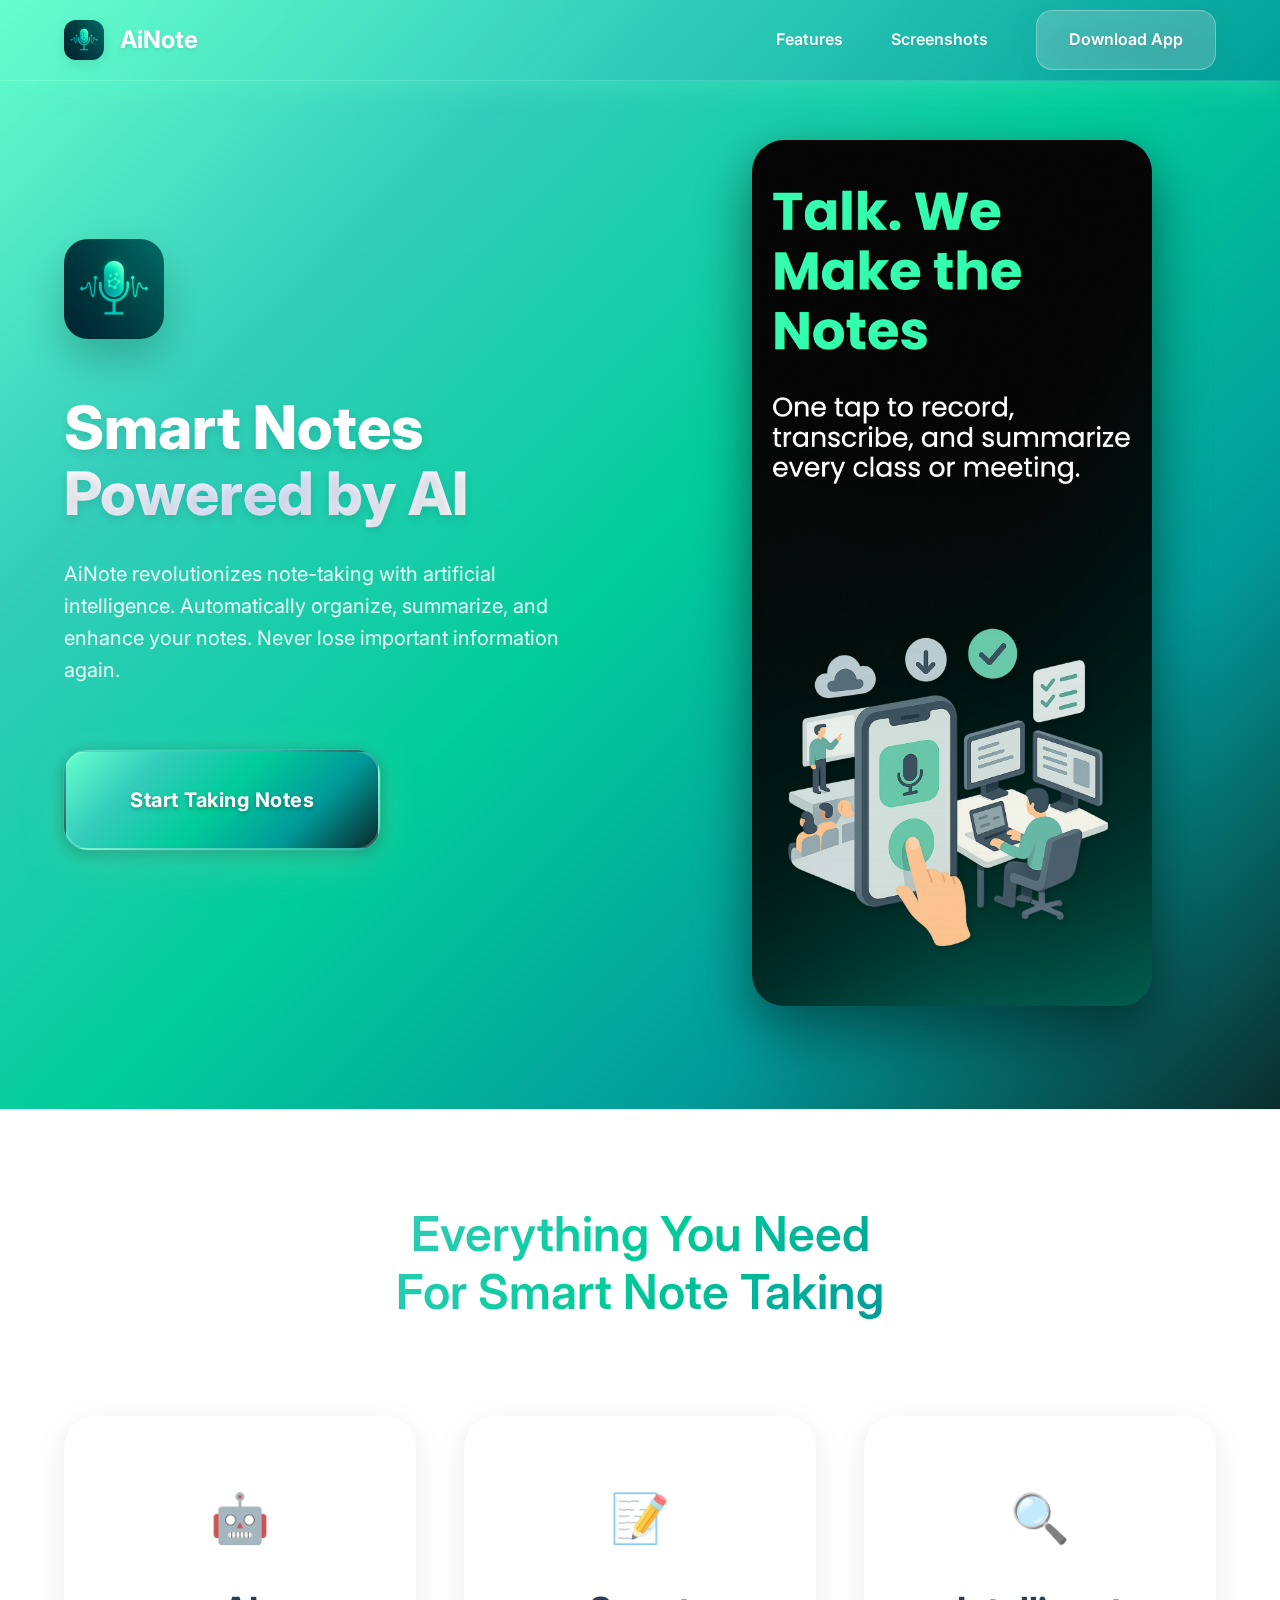
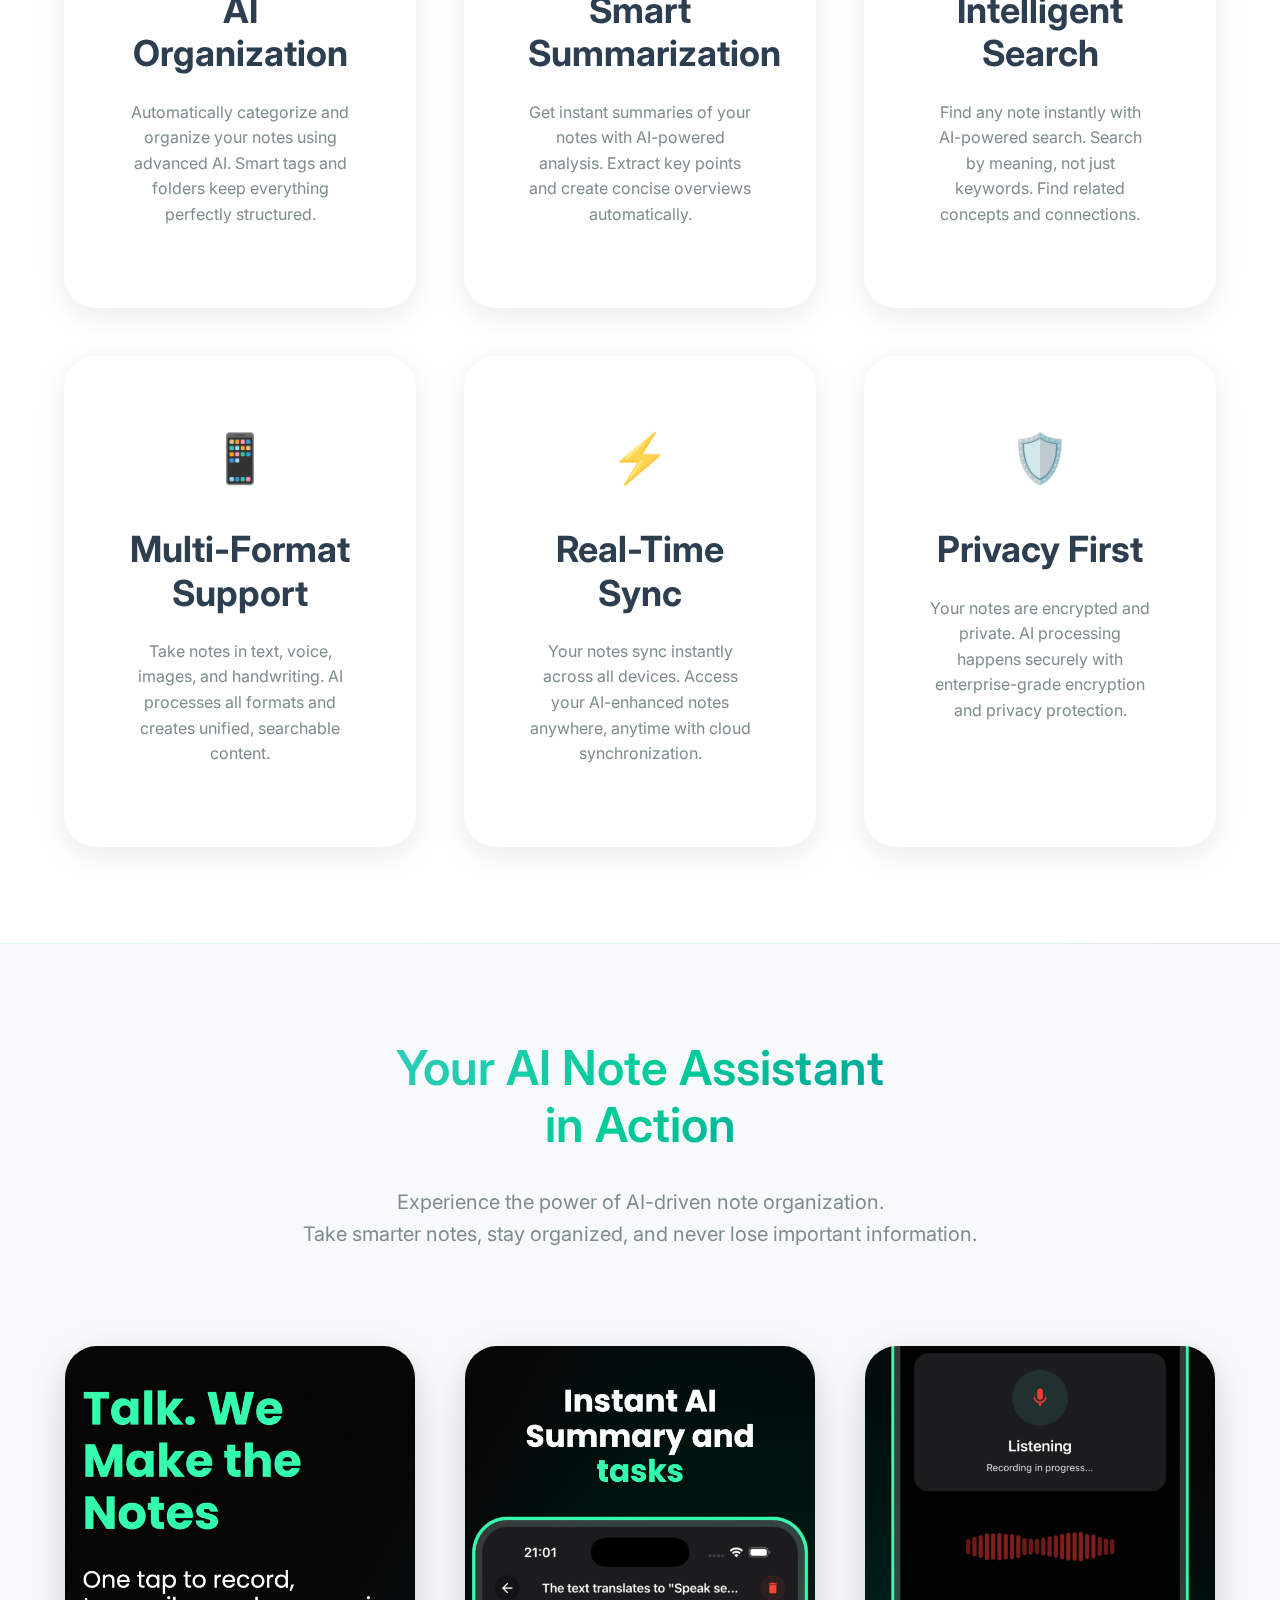
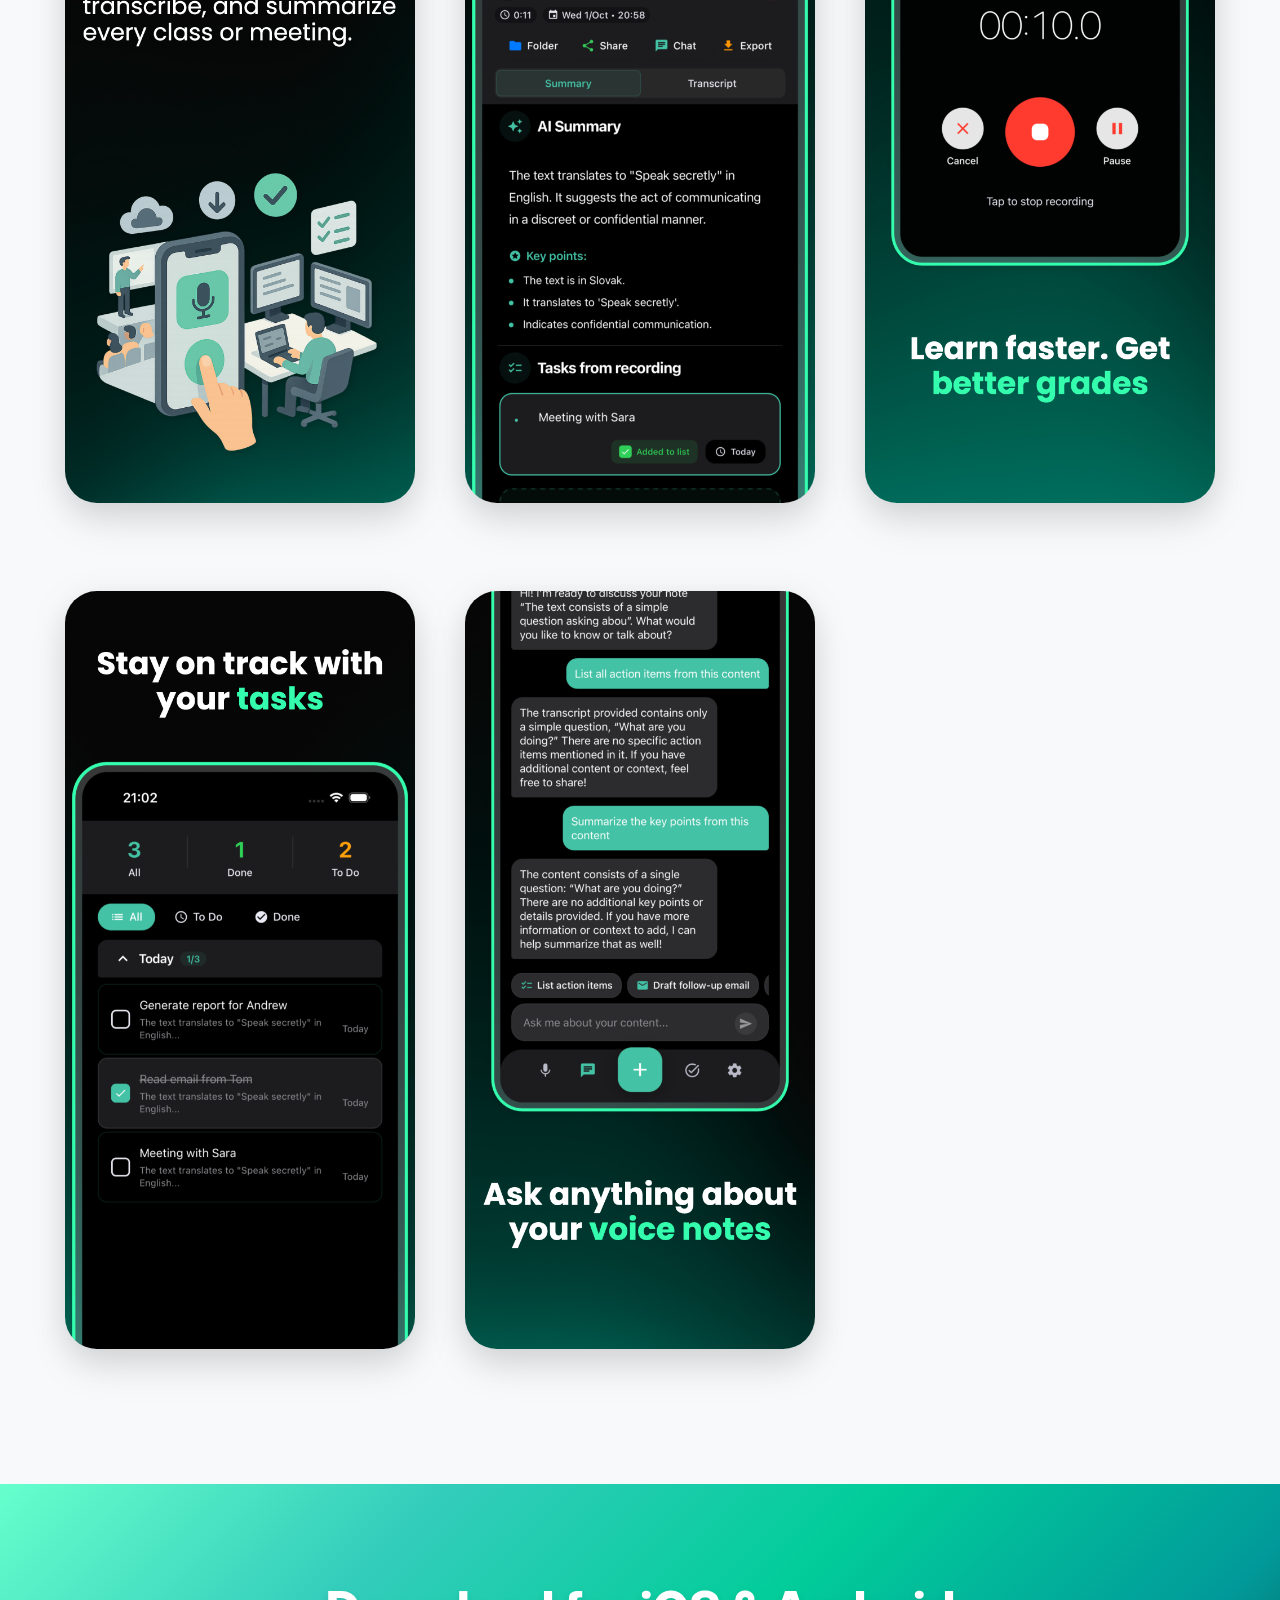
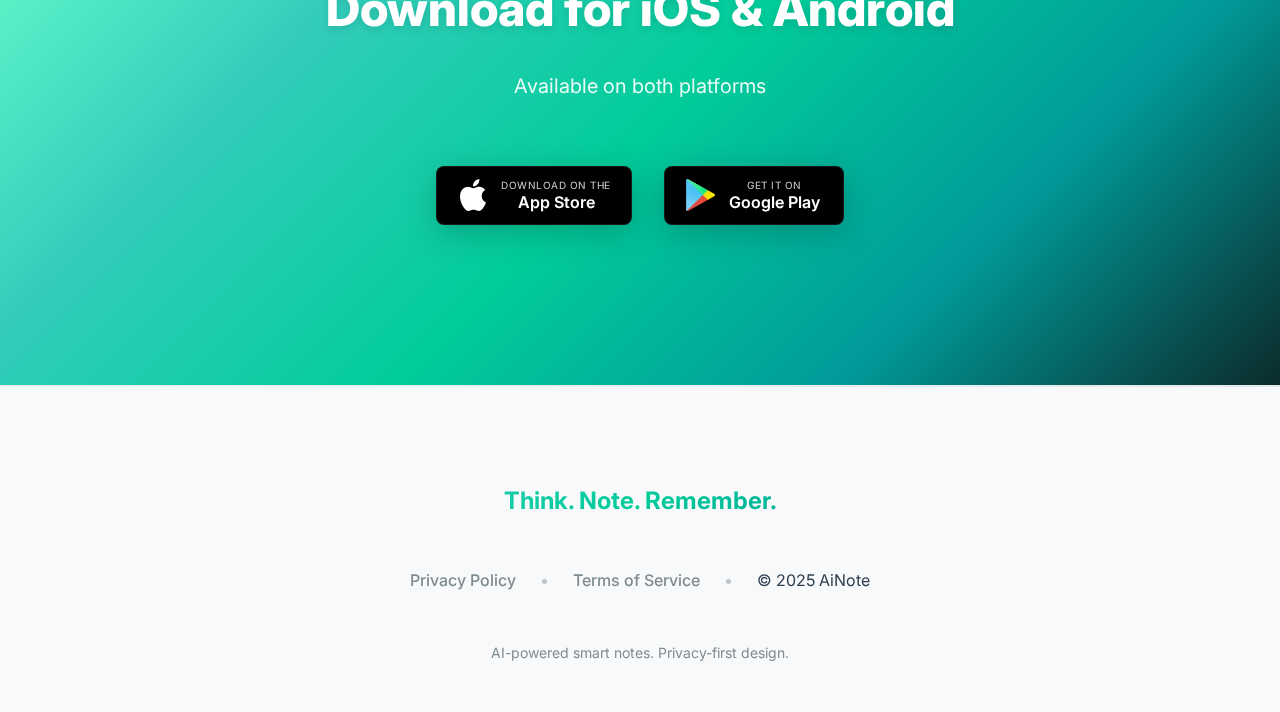
<file: index.html>
<!DOCTYPE html>
<html lang="en">
  <head>
    <meta charset="UTF-8" />
    <meta name="viewport" content="width=device-width, initial-scale=1.0" />
    <title>AiNote - AI-Powered Smart Note Taking</title>
    <meta
      name="description"
      content="Transform your notes with AI. AiNote uses advanced artificial intelligence to organize, summarize, and enhance your notes automatically."
    />
    <meta
      name="keywords"
      content="AI notes, smart note taking, note organization, AI summarization, productivity app, mobile app, iOS, Android, note management"
    />

    <!-- Open Graph / Facebook -->
    <meta property="og:type" content="website" />
    <meta property="og:url" content="https://ainote.app/" />
    <meta
      property="og:title"
      content="AiNote - AI-Powered Smart Note Taking"
    />
    <meta
      property="og:description"
      content="Transform your notes with AI. AiNote uses advanced artificial intelligence to organize, summarize, and enhance your notes automatically."
    />
    <meta
      property="og:image"
      content="https://ainote.app/images/og-image.jpg"
    />

    <!-- Twitter -->
    <meta property="twitter:card" content="summary_large_image" />
    <meta property="twitter:url" content="https://ainote.app/" />
    <meta
      property="twitter:title"
      content="AiNote - AI-Powered Smart Note Taking"
    />
    <meta
      property="twitter:description"
      content="Transform your notes with AI. AiNote uses advanced artificial intelligence to organize, summarize, and enhance your notes automatically."
    />
    <meta
      property="twitter:image"
      content="https://ainote.app/images/og-image.jpg"
    />

    <!-- Favicon -->
    <link rel="icon" type="image/png" href="images/favicon.png" />

    <!-- CSS -->
    <link rel="stylesheet" href="styles.css" />

    <!-- Fonts -->
    <link rel="preconnect" href="https://fonts.googleapis.com" />
    <link rel="preconnect" href="https://fonts.gstatic.com" crossorigin />
    <link
      href="https://fonts.googleapis.com/css2?family=Inter:wght@300;400;500;600;700&display=swap"
      rel="stylesheet"
    />

    <!-- Structured Data -->
    <script type="application/ld+json">
      {
        "@context": "https://schema.org",
        "@type": "MobileApplication",
        "name": "AiNote",
        "description": "AI-powered smart note taking with automatic organization and summarization",
        "operatingSystem": "iOS, Android",
        "applicationCategory": "Productivity",
        "offers": {
          "@type": "Offer",
          "price": "0",
          "priceCurrency": "USD"
        }
      }
    </script>
  </head>
  <body>
    <!-- Navigation -->
    <nav class="navbar">
      <div class="nav-container">
        <div class="nav-logo">
          <img src="images/icon.png" alt="AiNote" class="logo" />
          <span class="logo-text">AiNote</span>
        </div>
        <div class="nav-menu">
          <a href="#features" class="nav-link">Features</a>
          <a href="#screenshots" class="nav-link">Screenshots</a>
          <a href="#download" class="nav-link download-btn">Download App</a>
        </div>
        <div class="nav-toggle">
          <span></span>
          <span></span>
          <span></span>
        </div>
      </div>
    </nav>

    <!-- Hero Section -->
    <section class="hero" id="hero">
      <div class="container">
        <div class="hero-content">
          <div class="hero-icon">
            <img src="images/icon.png" alt="AiNote" class="app-icon" />
          </div>
          <h1 class="hero-title">
            Smart Notes<br />
            <span class="gradient-text">Powered by AI</span>
          </h1>
          <p class="hero-subtitle">
            AiNote revolutionizes note-taking with artificial intelligence. 
            Automatically organize, summarize, and enhance your notes. 
            Never lose important information again.
          </p>
          <div class="hero-cta">
            <a href="#download" class="btn btn-primary">Start Taking Notes</a>
          </div>
        </div>
        <div class="hero-screenshots">
          <div class="screenshot-main">
            <img
              src="images/01.png"
              alt="AiNote Smart Note Interface"
              class="main-screenshot"
            />
          </div>
        </div>
      </div>
    </section>

    <!-- Features Section -->
    <section class="features" id="features">
      <div class="container">
        <div class="section-header">
          <h2>Everything You Need<br />For Smart Note Taking</h2>
        </div>
        <div class="features-grid">
          <div class="feature-card">
            <div class="feature-icon">🤖</div>
            <h3>AI Organization</h3>
            <p>
              Automatically categorize and organize your notes using advanced 
              AI. Smart tags and folders keep everything perfectly structured.
            </p>
          </div>
          <div class="feature-card">
            <div class="feature-icon">📝</div>
            <h3>Smart Summarization</h3>
            <p>
              Get instant summaries of your notes with AI-powered analysis. 
              Extract key points and create concise overviews automatically.
            </p>
          </div>
          <div class="feature-card">
            <div class="feature-icon">🔍</div>
            <h3>Intelligent Search</h3>
            <p>
              Find any note instantly with AI-powered search. Search by meaning, 
              not just keywords. Find related concepts and connections.
            </p>
          </div>
          <div class="feature-card">
            <div class="feature-icon">📱</div>
            <h3>Multi-Format Support</h3>
            <p>
              Take notes in text, voice, images, and handwriting. AI processes 
              all formats and creates unified, searchable content.
            </p>
          </div>
          <div class="feature-card">
            <div class="feature-icon">⚡</div>
            <h3>Real-Time Sync</h3>
            <p>
              Your notes sync instantly across all devices. Access your AI-enhanced 
              notes anywhere, anytime with cloud synchronization.
            </p>
          </div>
          <div class="feature-card">
            <div class="feature-icon">🛡️</div>
            <h3>Privacy First</h3>
            <p>
              Your notes are encrypted and private. AI processing happens securely 
              with enterprise-grade encryption and privacy protection.
            </p>
          </div>
        </div>
      </div>
    </section>

    <!-- Screenshots Section -->
    <section class="screenshots" id="screenshots">
      <div class="container">
        <div class="section-header">
          <h2>Your AI Note Assistant<br />in Action</h2>
          <p>
            Experience the power of AI-driven note organization.<br />
            Take smarter notes, stay organized, and never lose important information.
          </p>
        </div>
        <div class="screenshots-grid">
          <div class="screenshot">
            <img
              src="images/01.png"
              alt="AiNote Main Interface"
            />
          </div>
          <div class="screenshot">
            <img
              src="images/02.png"
              alt="AiNote AI Organization"
            />
          </div>
          <div class="screenshot">
            <img
              src="images/03.png"
              alt="AiNote Smart Search"
            />
          </div>
          <div class="screenshot">
            <img
              src="images/04.png"
              alt="AiNote Note Editor"
            />
          </div>
          <div class="screenshot">
            <img
              src="images/05.png"
              alt="AiNote AI Summaries"
            />
          </div>
        </div>
      </div>
    </section>

    <!-- Download Section -->
    <section class="download" id="download">
      <div class="container">
        <div class="download-content">
          <h2>Download for iOS & Android</h2>
          <p>Available on both platforms</p>
          <div class="download-buttons">
            <a href="#" class="download-btn app-store">
              <div class="store-button">
                <div class="store-icon">
                  <img
                    src="images/apple-icon.png"
                    alt="Apple"
                    width="24"
                    height="24"
                  />
                </div>
                <div class="store-text">
                  <div class="store-label">Download on the</div>
                  <div class="store-name">App Store</div>
                </div>
              </div>
            </a>
            <a href="#" class="download-btn google-play">
              <div class="store-button">
                <div class="store-icon">
                  <img
                    src="images/googleplay-icon.png"
                    alt="Google Play"
                    width="24"
                    height="24"
                  />
                </div>
                <div class="store-text">
                  <div class="store-label">GET IT ON</div>
                  <div class="store-name">Google Play</div>
                </div>
              </div>
            </a>
          </div>
        </div>
      </div>
    </section>

    <!-- Footer -->
    <footer class="footer">
      <div class="container">
        <div class="footer-content">
          <div class="footer-tagline">
            <p>Think. Note. Remember.</p>
          </div>
          <div class="footer-links">
            <a href="privacy.html">Privacy Policy</a>
            <span class="separator">•</span>
            <a href="terms.html">Terms of Service</a>
            <span class="separator">•</span>
            <span>© 2025 AiNote</span>
          </div>
          <div class="footer-note">
            <p>AI-powered smart notes. Privacy-first design.</p>
          </div>
        </div>
      </div>
    </footer>

    <!-- JavaScript -->
    <script src="script.js"></script>
  </body>
</html>
</file>
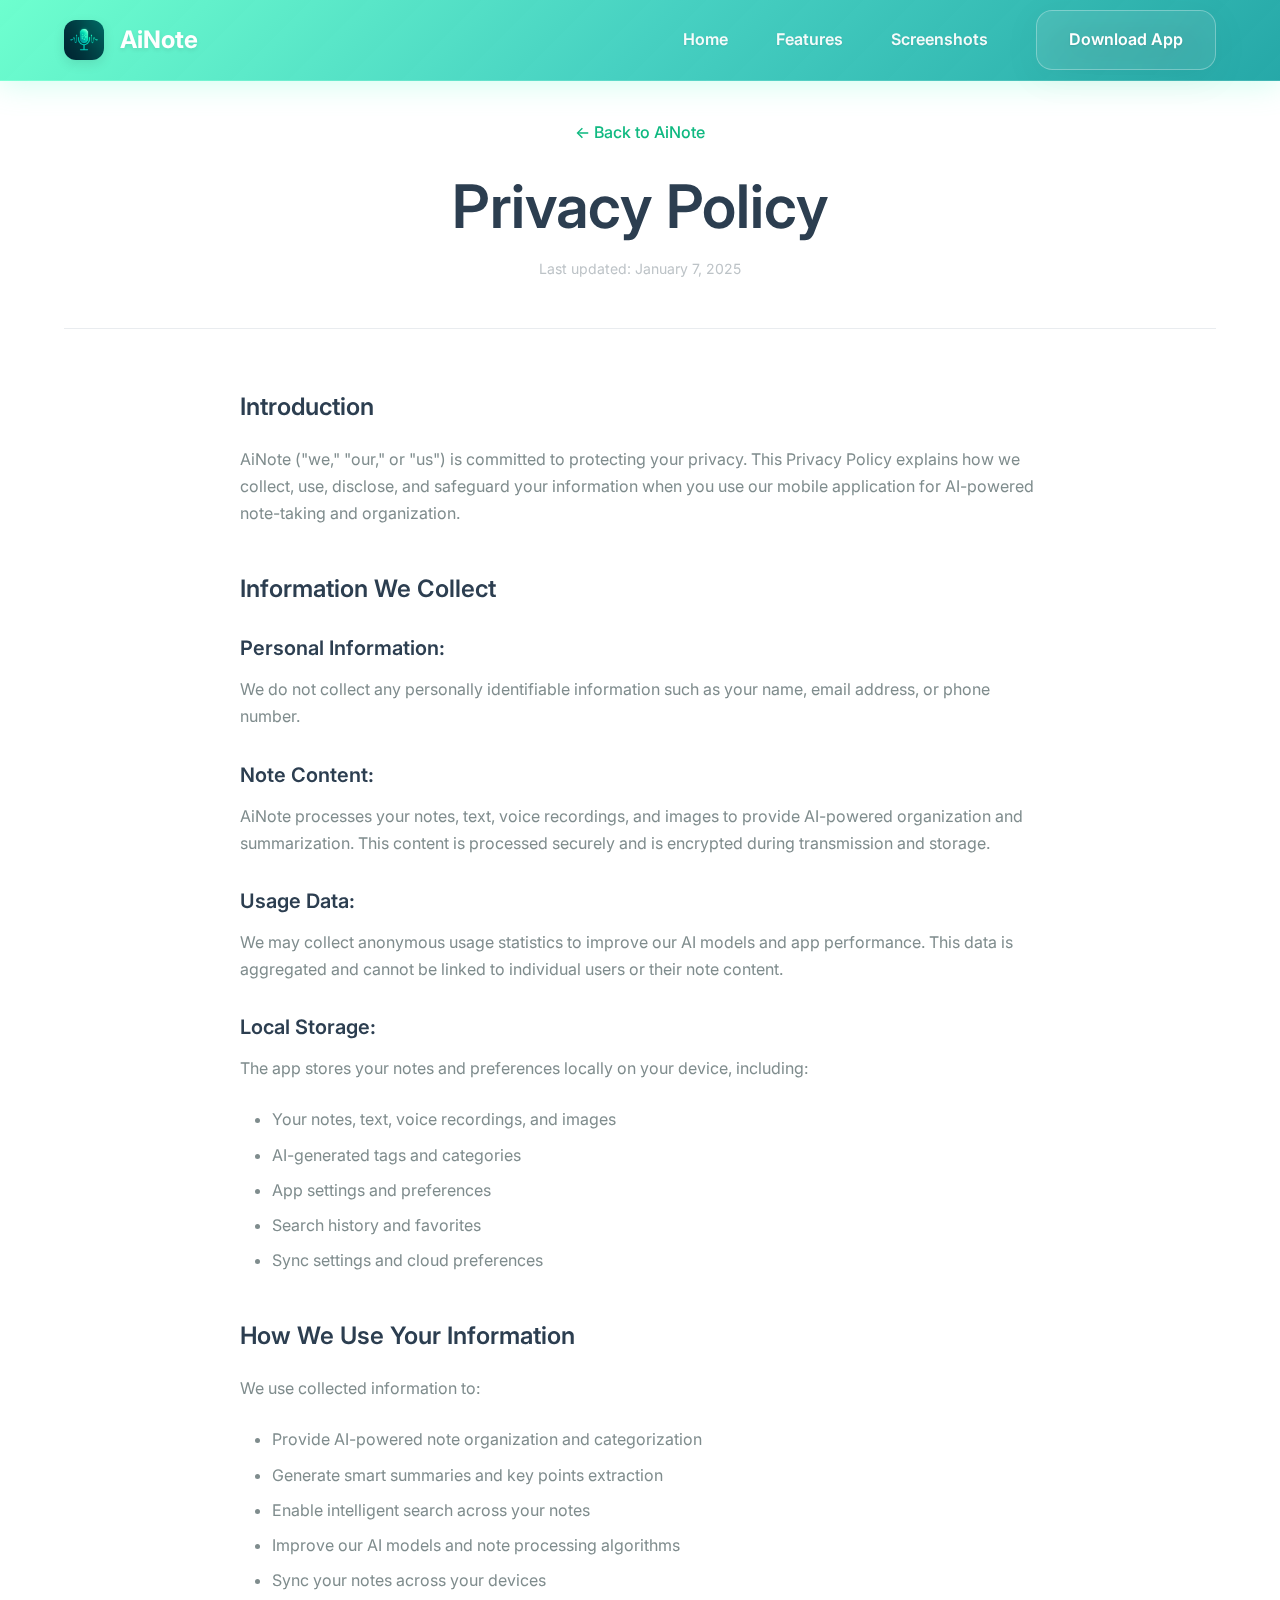
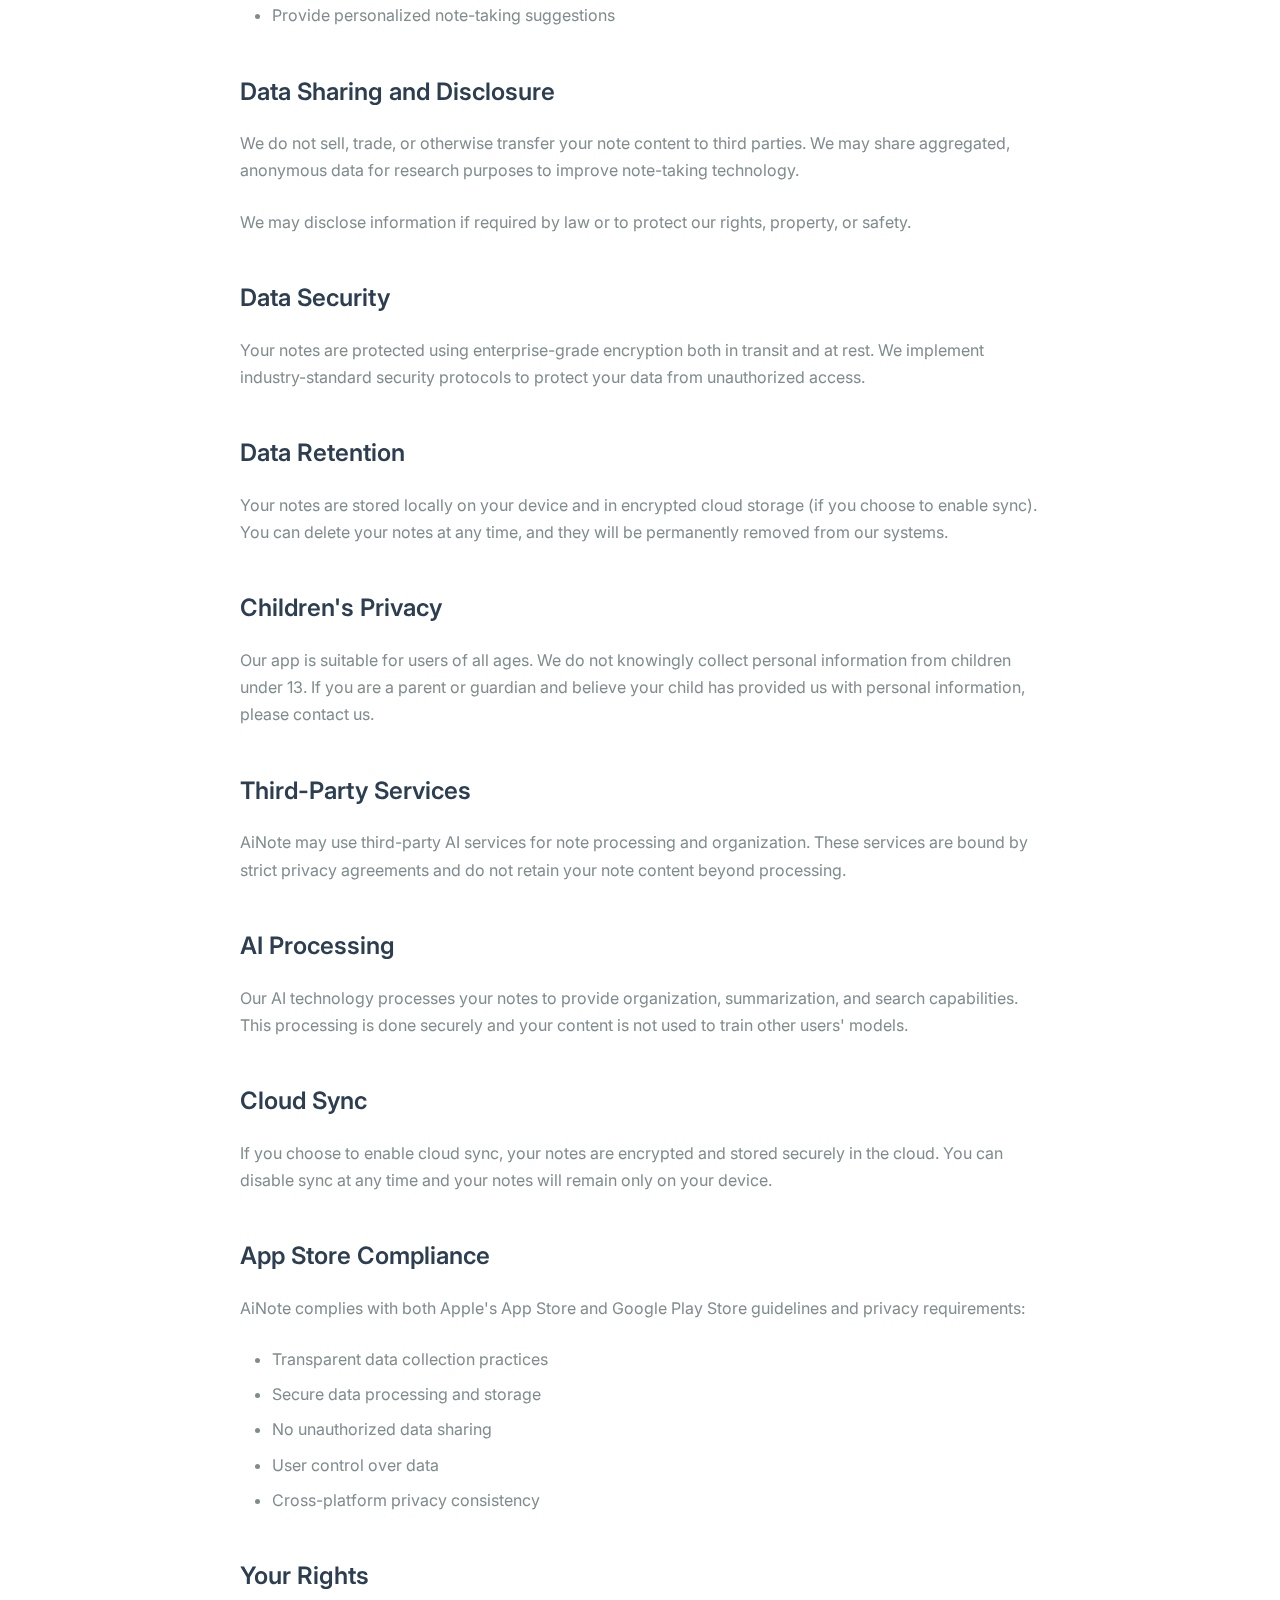
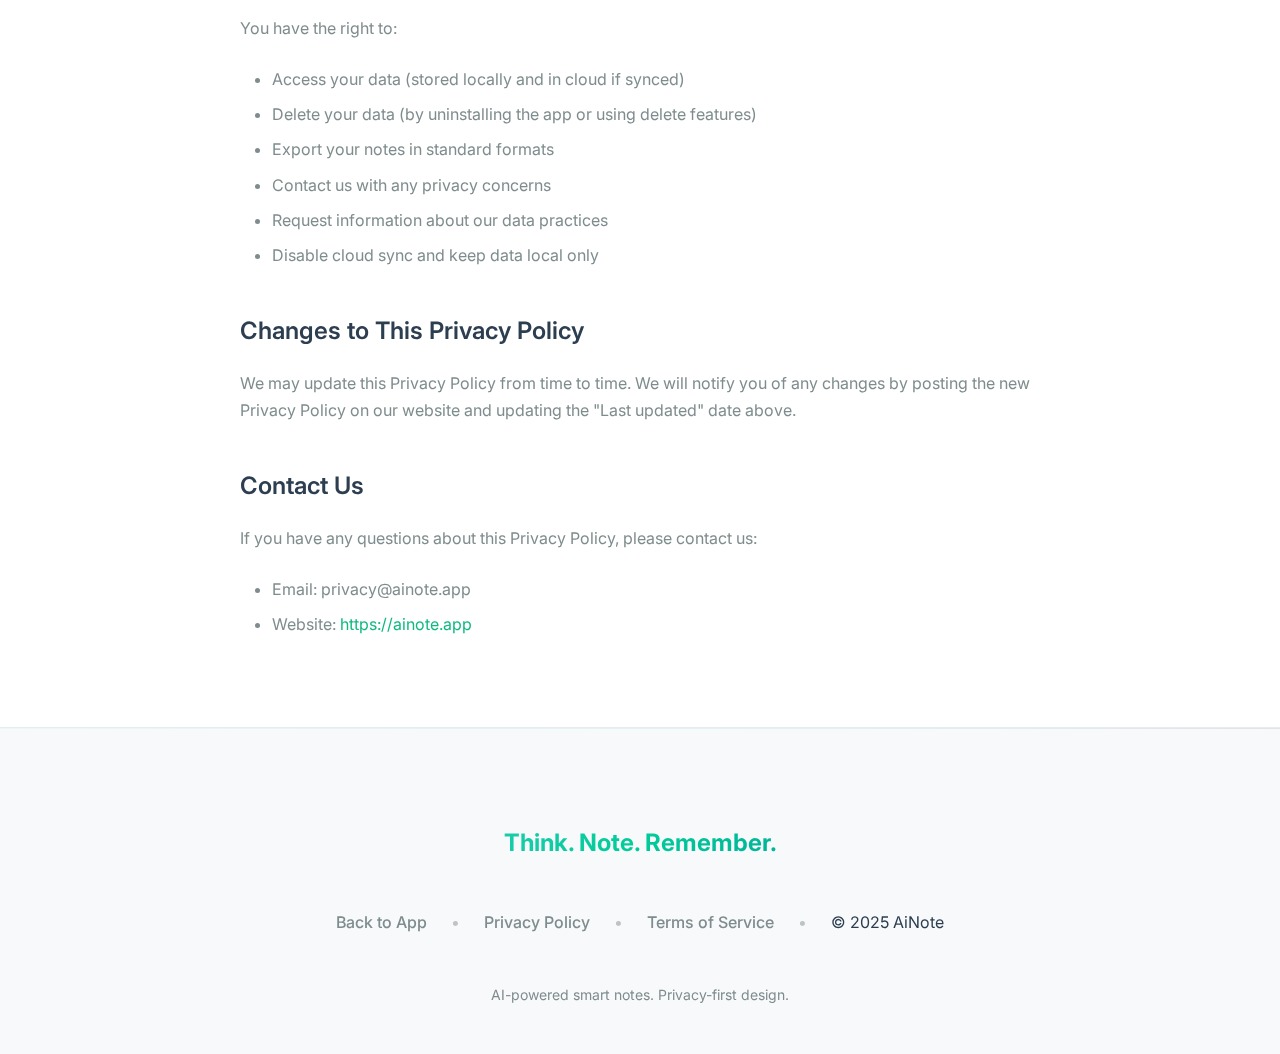
<file: privacy.html>
<!DOCTYPE html>
<html lang="en">
  <head>
    <meta charset="UTF-8" />
    <meta name="viewport" content="width=device-width, initial-scale=1.0" />
    <title>Privacy Policy - AiNote</title>
    <meta
      name="description"
      content="AiNote Privacy Policy - Learn how we protect your privacy and handle your data."
    />

    <!-- Favicon -->
    <link rel="icon" type="image/png" href="images/favicon.png" />

    <!-- CSS -->
    <link rel="stylesheet" href="styles.css" />

    <!-- Fonts -->
    <link rel="preconnect" href="https://fonts.googleapis.com" />
    <link rel="preconnect" href="https://fonts.gstatic.com" crossorigin />
    <link
      href="https://fonts.googleapis.com/css2?family=Inter:wght@300;400;500;600;700&display=swap"
      rel="stylesheet"
    />
  </head>
  <body>
    <!-- Navigation -->
    <nav class="navbar">
      <div class="nav-container">
        <div class="nav-logo">
          <img src="images/icon.png" alt="AiNote" class="logo" />
          <span class="logo-text">AiNote</span>
        </div>
        <div class="nav-menu">
          <a href="index.html" class="nav-link">Home</a>
          <a href="index.html#features" class="nav-link">Features</a>
          <a href="index.html#screenshots" class="nav-link">Screenshots</a>
          <a href="index.html#download" class="nav-link download-btn"
            >Download App</a
          >
        </div>
        <div class="nav-toggle">
          <span></span>
          <span></span>
          <span></span>
        </div>
      </div>
    </nav>

    <!-- Privacy Policy Content -->
    <section class="privacy-content">
      <div class="container">
        <div class="privacy-header">
          <a href="index.html" class="back-link">← Back to AiNote</a>
          <h1>Privacy Policy</h1>
          <p class="last-updated">Last updated: January 7, 2025</p>
        </div>

        <div class="privacy-body">
          <h2>Introduction</h2>
          <p>
            AiNote ("we," "our," or "us") is committed to protecting your
            privacy. This Privacy Policy explains how we collect, use, disclose,
            and safeguard your information when you use our mobile application
            for AI-powered note-taking and organization.
          </p>

          <h2>Information We Collect</h2>

          <h3>Personal Information:</h3>
          <p>
            We do not collect any personally identifiable information such as
            your name, email address, or phone number.
          </p>

          <h3>Note Content:</h3>
          <p>
            AiNote processes your notes, text, voice recordings, and images to 
            provide AI-powered organization and summarization. This content is 
            processed securely and is encrypted during transmission and storage.
          </p>

          <h3>Usage Data:</h3>
          <p>
            We may collect anonymous usage statistics to improve our AI models 
            and app performance. This data is aggregated and cannot be linked 
            to individual users or their note content.
          </p>

          <h3>Local Storage:</h3>
          <p>
            The app stores your notes and preferences locally on your device, including:
          </p>
          <ul>
            <li>Your notes, text, voice recordings, and images</li>
            <li>AI-generated tags and categories</li>
            <li>App settings and preferences</li>
            <li>Search history and favorites</li>
            <li>Sync settings and cloud preferences</li>
          </ul>

          <h2>How We Use Your Information</h2>
          <p>We use collected information to:</p>
          <ul>
            <li>Provide AI-powered note organization and categorization</li>
            <li>Generate smart summaries and key points extraction</li>
            <li>Enable intelligent search across your notes</li>
            <li>Improve our AI models and note processing algorithms</li>
            <li>Sync your notes across your devices</li>
            <li>Provide personalized note-taking suggestions</li>
          </ul>

          <h2>Data Sharing and Disclosure</h2>
          <p>
            We do not sell, trade, or otherwise transfer your note content 
            to third parties. We may share aggregated, anonymous data for 
            research purposes to improve note-taking technology.
          </p>
          <p>
            We may disclose information if required by law or to protect our
            rights, property, or safety.
          </p>

          <h2>Data Security</h2>
          <p>
            Your notes are protected using enterprise-grade encryption both 
            in transit and at rest. We implement industry-standard security 
            protocols to protect your data from unauthorized access.
          </p>

          <h2>Data Retention</h2>
          <p>
            Your notes are stored locally on your device and in encrypted cloud 
            storage (if you choose to enable sync). You can delete your notes 
            at any time, and they will be permanently removed from our systems.
          </p>

          <h2>Children's Privacy</h2>
          <p>
            Our app is suitable for users of all ages. We do not knowingly collect 
            personal information from children under 13. If you are a parent or 
            guardian and believe your child has provided us with personal 
            information, please contact us.
          </p>

          <h2>Third-Party Services</h2>
          <p>
            AiNote may use third-party AI services for note processing and 
            organization. These services are bound by strict privacy agreements 
            and do not retain your note content beyond processing.
          </p>

          <h2>AI Processing</h2>
          <p>
            Our AI technology processes your notes to provide organization, 
            summarization, and search capabilities. This processing is done 
            securely and your content is not used to train other users' models.
          </p>

          <h2>Cloud Sync</h2>
          <p>
            If you choose to enable cloud sync, your notes are encrypted and 
            stored securely in the cloud. You can disable sync at any time 
            and your notes will remain only on your device.
          </p>

          <h2>App Store Compliance</h2>
          <p>
            AiNote complies with both Apple's App Store and Google Play
            Store guidelines and privacy requirements:
          </p>
          <ul>
            <li>Transparent data collection practices</li>
            <li>Secure data processing and storage</li>
            <li>No unauthorized data sharing</li>
            <li>User control over data</li>
            <li>Cross-platform privacy consistency</li>
          </ul>

          <h2>Your Rights</h2>
          <p>You have the right to:</p>
          <ul>
            <li>Access your data (stored locally and in cloud if synced)</li>
            <li>Delete your data (by uninstalling the app or using delete features)</li>
            <li>Export your notes in standard formats</li>
            <li>Contact us with any privacy concerns</li>
            <li>Request information about our data practices</li>
            <li>Disable cloud sync and keep data local only</li>
          </ul>

          <h2>Changes to This Privacy Policy</h2>
          <p>
            We may update this Privacy Policy from time to time. We will notify
            you of any changes by posting the new Privacy Policy on our website
            and updating the "Last updated" date above.
          </p>

          <h2>Contact Us</h2>
          <p>
            If you have any questions about this Privacy Policy, please contact
            us:
          </p>
          <ul>
            <li>Email: privacy@ainote.app</li>
            <li>
              Website:
              <a href="https://ainote.app">https://ainote.app</a>
            </li>
          </ul>
        </div>
      </div>
    </section>

    <!-- Footer -->
    <footer class="footer">
      <div class="container">
        <div class="footer-content">
          <div class="footer-tagline">
            <p>Think. Note. Remember.</p>
          </div>
          <div class="footer-links">
            <a href="index.html">Back to App</a>
            <span class="separator">•</span>
            <a href="privacy.html">Privacy Policy</a>
            <span class="separator">•</span>
            <a href="terms.html">Terms of Service</a>
            <span class="separator">•</span>
            <span>© 2025 AiNote</span>
          </div>
          <div class="footer-note">
            <p>AI-powered smart notes. Privacy-first design.</p>
          </div>
        </div>
      </div>
    </footer>

    <!-- JavaScript -->
    <script src="script.js"></script>
  </body>
</html>
</file>
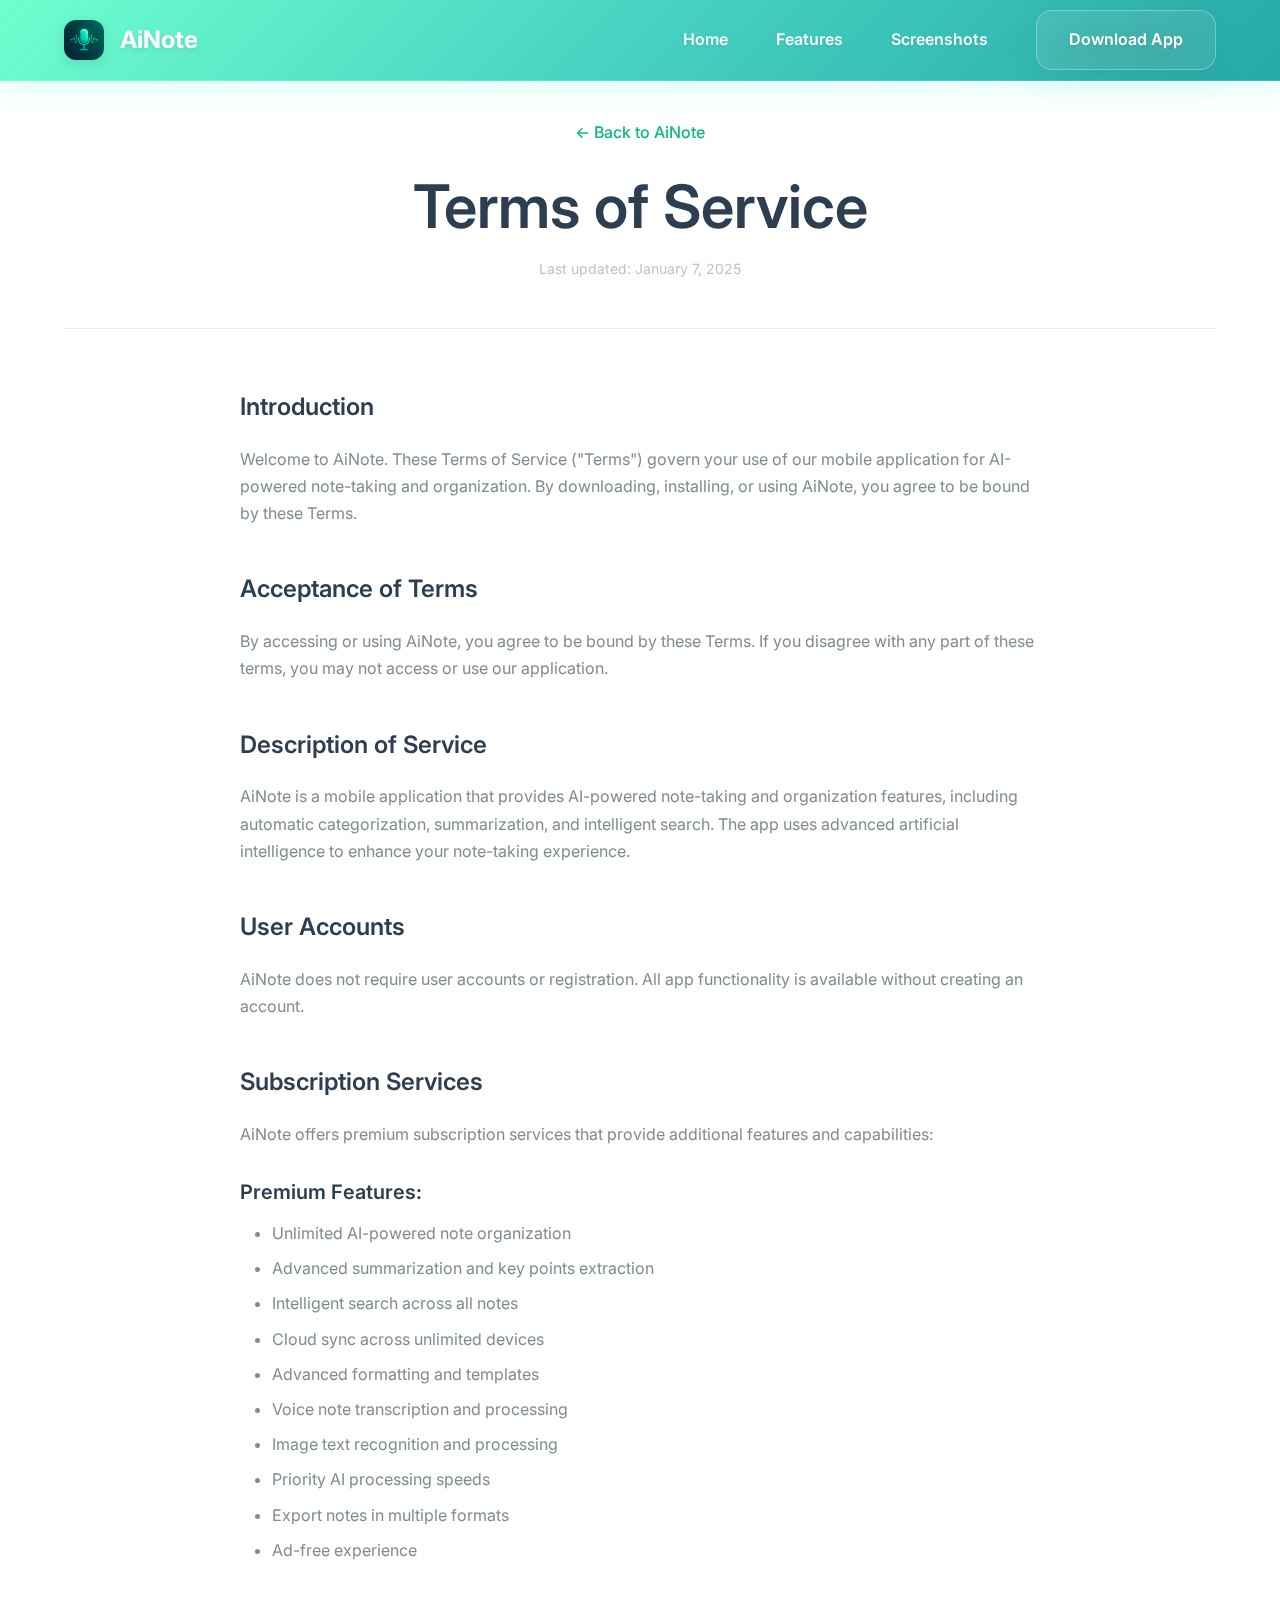
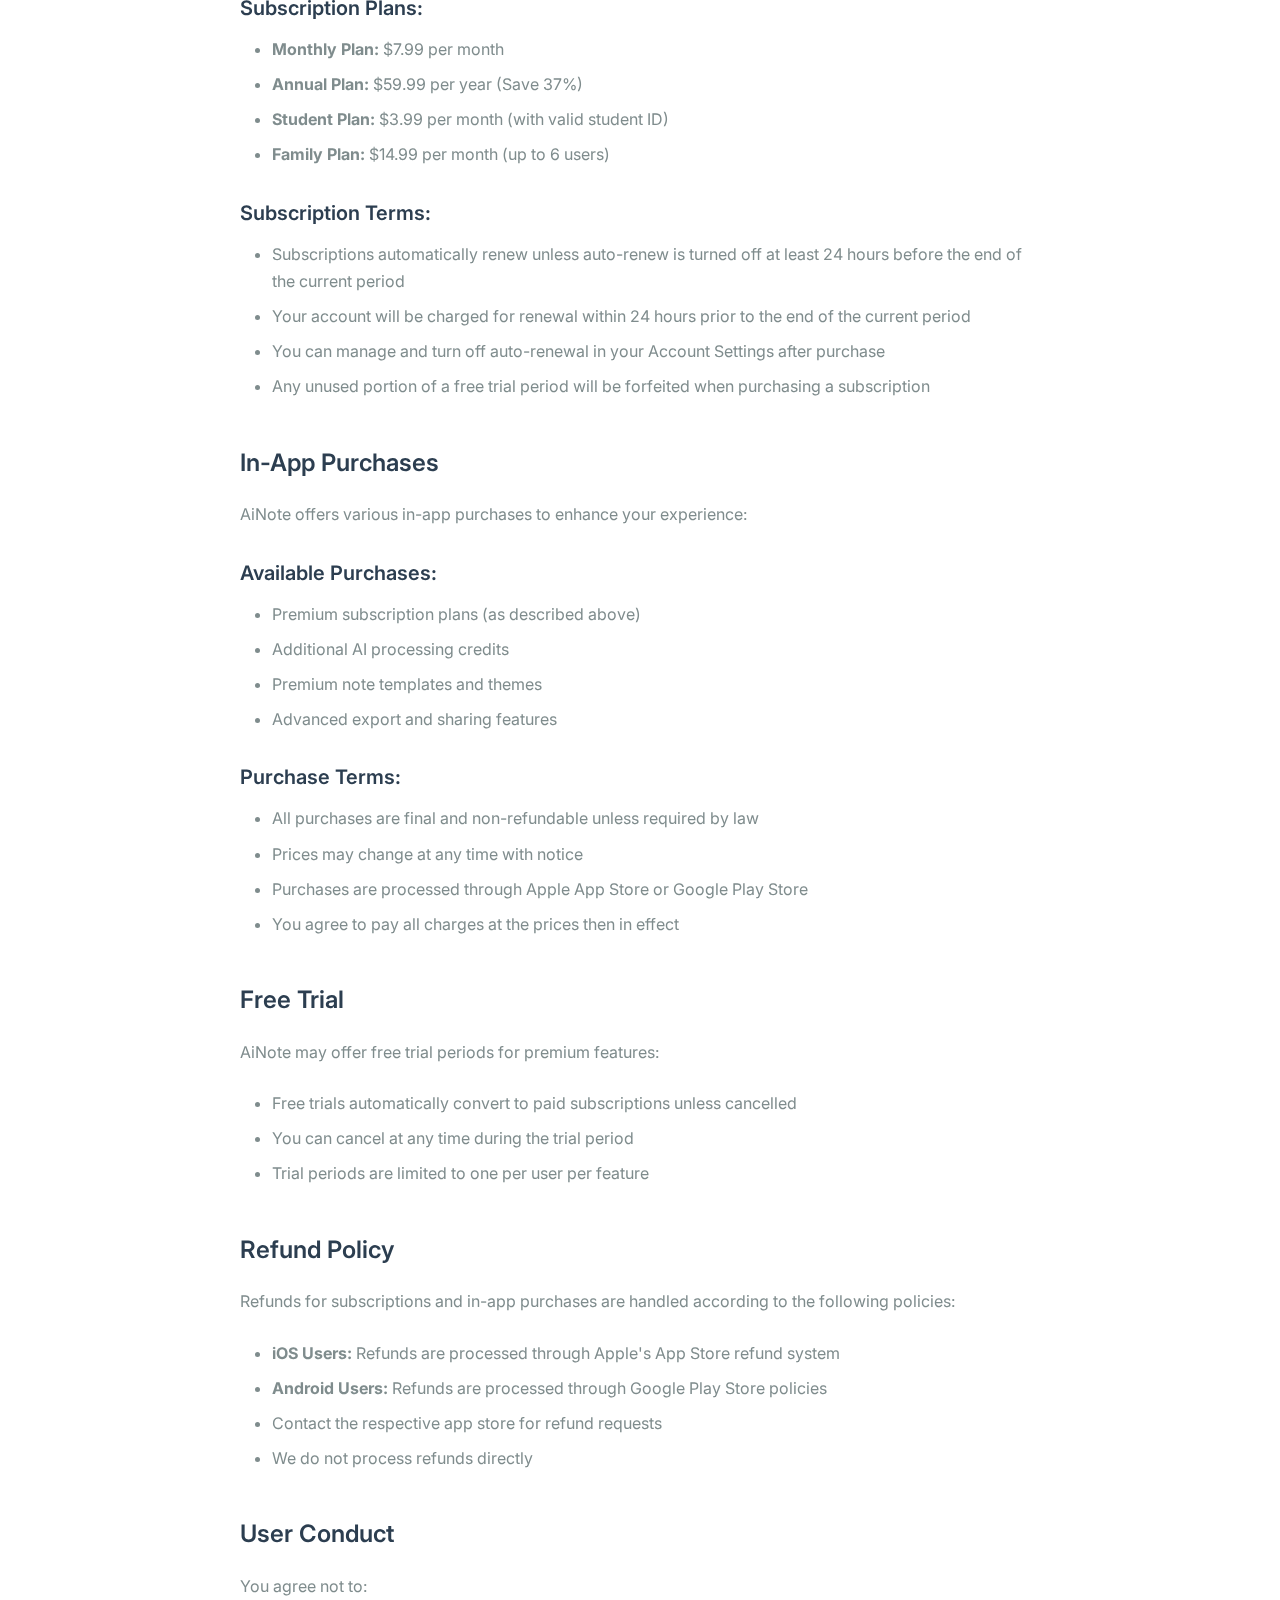
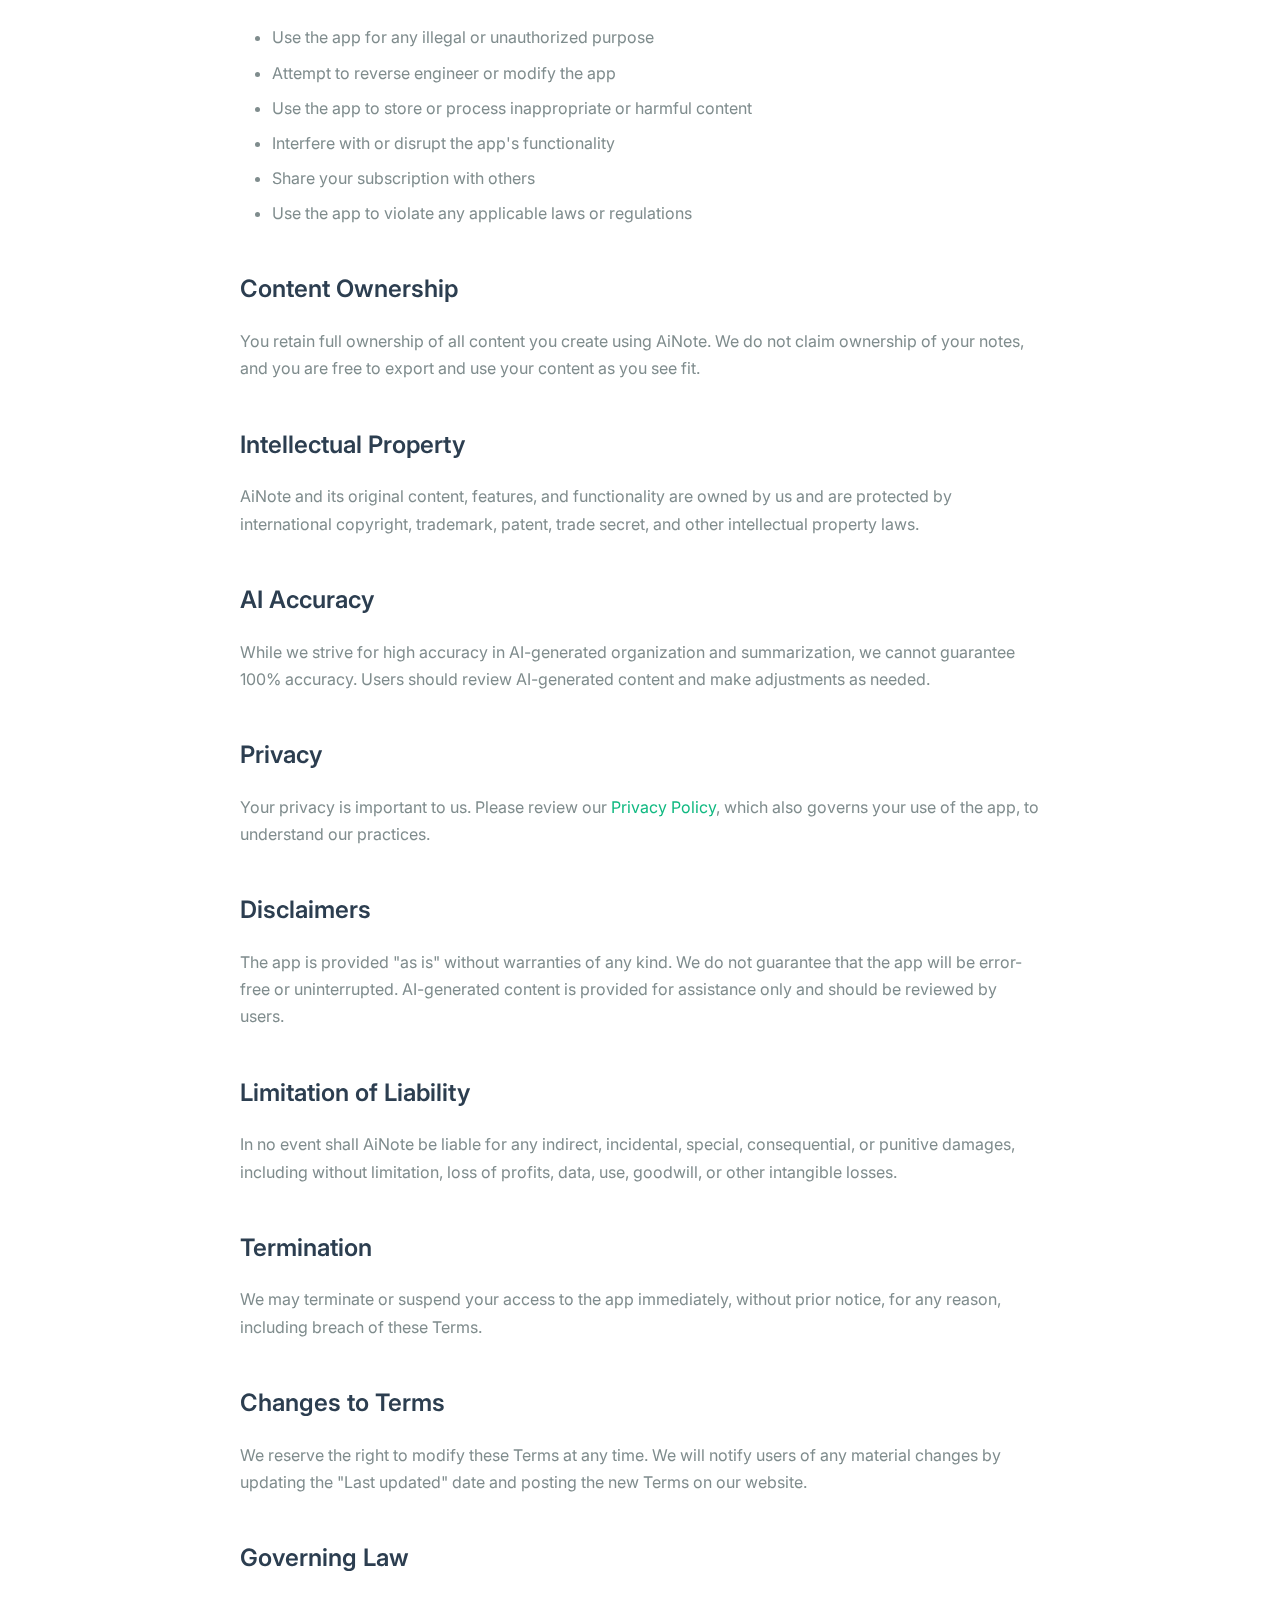
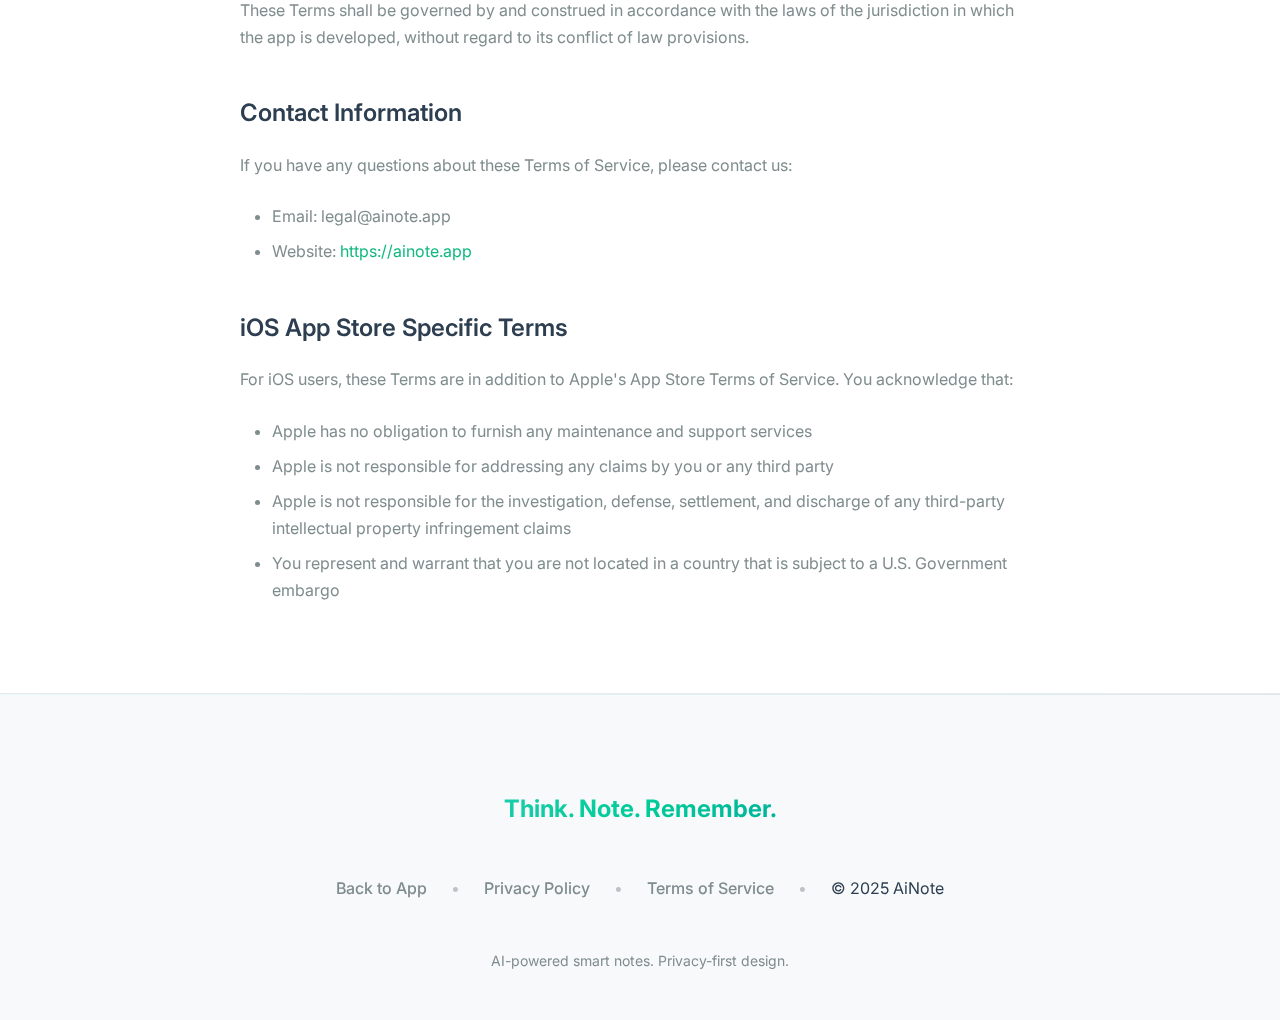
<file: terms.html>
<!DOCTYPE html>
<html lang="en">
  <head>
    <meta charset="UTF-8" />
    <meta name="viewport" content="width=device-width, initial-scale=1.0" />
    <title>Terms of Service - AiNote</title>
    <meta
      name="description"
      content="AiNote Terms of Service - Learn about our terms, subscriptions, and in-app purchases."
    />

    <!-- Favicon -->
    <link rel="icon" type="image/png" href="images/favicon.png" />

    <!-- CSS -->
    <link rel="stylesheet" href="styles.css" />

    <!-- Fonts -->
    <link rel="preconnect" href="https://fonts.googleapis.com" />
    <link rel="preconnect" href="https://fonts.gstatic.com" crossorigin />
    <link
      href="https://fonts.googleapis.com/css2?family=Inter:wght@300;400;500;600;700&display=swap"
      rel="stylesheet"
    />
  </head>
  <body>
    <!-- Navigation -->
    <nav class="navbar">
      <div class="nav-container">
        <div class="nav-logo">
          <img src="images/icon.png" alt="AiNote" class="logo" />
          <span class="logo-text">AiNote</span>
        </div>
        <div class="nav-menu">
          <a href="index.html" class="nav-link">Home</a>
          <a href="index.html#features" class="nav-link">Features</a>
          <a href="index.html#screenshots" class="nav-link">Screenshots</a>
          <a href="index.html#download" class="nav-link download-btn"
            >Download App</a
          >
        </div>
        <div class="nav-toggle">
          <span></span>
          <span></span>
          <span></span>
        </div>
      </div>
    </nav>

    <!-- Terms of Service Content -->
    <section class="privacy-content">
      <div class="container">
        <div class="privacy-header">
          <a href="index.html" class="back-link">← Back to AiNote</a>
          <h1>Terms of Service</h1>
          <p class="last-updated">Last updated: January 7, 2025</p>
        </div>

        <div class="privacy-body">
          <h2>Introduction</h2>
          <p>
            Welcome to AiNote. These Terms of Service ("Terms") govern your
            use of our mobile application for AI-powered note-taking and
            organization. By downloading, installing, or using AiNote, you
            agree to be bound by these Terms.
          </p>

          <h2>Acceptance of Terms</h2>
          <p>
            By accessing or using AiNote, you agree to be bound by these
            Terms. If you disagree with any part of these terms, you may not
            access or use our application.
          </p>

          <h2>Description of Service</h2>
          <p>
            AiNote is a mobile application that provides AI-powered note-taking 
            and organization features, including automatic categorization, 
            summarization, and intelligent search. The app uses advanced 
            artificial intelligence to enhance your note-taking experience.
          </p>

          <h2>User Accounts</h2>
          <p>
            AiNote does not require user accounts or registration. All app
            functionality is available without creating an account.
          </p>

          <h2>Subscription Services</h2>
          <p>
            AiNote offers premium subscription services that provide
            additional features and capabilities:
          </p>

          <h3>Premium Features:</h3>
          <ul>
            <li>Unlimited AI-powered note organization</li>
            <li>Advanced summarization and key points extraction</li>
            <li>Intelligent search across all notes</li>
            <li>Cloud sync across unlimited devices</li>
            <li>Advanced formatting and templates</li>
            <li>Voice note transcription and processing</li>
            <li>Image text recognition and processing</li>
            <li>Priority AI processing speeds</li>
            <li>Export notes in multiple formats</li>
            <li>Ad-free experience</li>
          </ul>

          <h3>Subscription Plans:</h3>
          <ul>
            <li><strong>Monthly Plan:</strong> $7.99 per month</li>
            <li><strong>Annual Plan:</strong> $59.99 per year (Save 37%)</li>
            <li><strong>Student Plan:</strong> $3.99 per month (with valid student ID)</li>
            <li><strong>Family Plan:</strong> $14.99 per month (up to 6 users)</li>
          </ul>

          <h3>Subscription Terms:</h3>
          <ul>
            <li>
              Subscriptions automatically renew unless auto-renew is turned off
              at least 24 hours before the end of the current period
            </li>
            <li>
              Your account will be charged for renewal within 24 hours prior to
              the end of the current period
            </li>
            <li>
              You can manage and turn off auto-renewal in your Account Settings
              after purchase
            </li>
            <li>
              Any unused portion of a free trial period will be forfeited when
              purchasing a subscription
            </li>
          </ul>

          <h2>In-App Purchases</h2>
          <p>
            AiNote offers various in-app purchases to enhance your
            experience:
          </p>

          <h3>Available Purchases:</h3>
          <ul>
            <li>Premium subscription plans (as described above)</li>
            <li>Additional AI processing credits</li>
            <li>Premium note templates and themes</li>
            <li>Advanced export and sharing features</li>
          </ul>

          <h3>Purchase Terms:</h3>
          <ul>
            <li>
              All purchases are final and non-refundable unless required by law
            </li>
            <li>Prices may change at any time with notice</li>
            <li>
              Purchases are processed through Apple App Store or Google Play
              Store
            </li>
            <li>You agree to pay all charges at the prices then in effect</li>
          </ul>

          <h2>Free Trial</h2>
          <p>AiNote may offer free trial periods for premium features:</p>
          <ul>
            <li>
              Free trials automatically convert to paid subscriptions unless
              cancelled
            </li>
            <li>You can cancel at any time during the trial period</li>
            <li>Trial periods are limited to one per user per feature</li>
          </ul>

          <h2>Refund Policy</h2>
          <p>
            Refunds for subscriptions and in-app purchases are handled according
            to the following policies:
          </p>
          <ul>
            <li>
              <strong>iOS Users:</strong> Refunds are processed through Apple's
              App Store refund system
            </li>
            <li>
              <strong>Android Users:</strong> Refunds are processed through
              Google Play Store policies
            </li>
            <li>Contact the respective app store for refund requests</li>
            <li>We do not process refunds directly</li>
          </ul>

          <h2>User Conduct</h2>
          <p>You agree not to:</p>
          <ul>
            <li>Use the app for any illegal or unauthorized purpose</li>
            <li>Attempt to reverse engineer or modify the app</li>
            <li>
              Use the app to store or process inappropriate or harmful content
            </li>
            <li>Interfere with or disrupt the app's functionality</li>
            <li>Share your subscription with others</li>
            <li>Use the app to violate any applicable laws or regulations</li>
          </ul>

          <h2>Content Ownership</h2>
          <p>
            You retain full ownership of all content you create using AiNote. 
            We do not claim ownership of your notes, and you are free to export 
            and use your content as you see fit.
          </p>

          <h2>Intellectual Property</h2>
          <p>
            AiNote and its original content, features, and functionality
            are owned by us and are protected by international copyright,
            trademark, patent, trade secret, and other intellectual property
            laws.
          </p>

          <h2>AI Accuracy</h2>
          <p>
            While we strive for high accuracy in AI-generated organization and 
            summarization, we cannot guarantee 100% accuracy. Users should 
            review AI-generated content and make adjustments as needed.
          </p>

          <h2>Privacy</h2>
          <p>
            Your privacy is important to us. Please review our
            <a href="privacy.html">Privacy Policy</a>, which also governs your
            use of the app, to understand our practices.
          </p>

          <h2>Disclaimers</h2>
          <p>
            The app is provided "as is" without warranties of any kind. We do
            not guarantee that the app will be error-free or uninterrupted.
            AI-generated content is provided for assistance only and should 
            be reviewed by users.
          </p>

          <h2>Limitation of Liability</h2>
          <p>
            In no event shall AiNote be liable for any indirect,
            incidental, special, consequential, or punitive damages, including
            without limitation, loss of profits, data, use, goodwill, or other
            intangible losses.
          </p>

          <h2>Termination</h2>
          <p>
            We may terminate or suspend your access to the app immediately,
            without prior notice, for any reason, including breach of these
            Terms.
          </p>

          <h2>Changes to Terms</h2>
          <p>
            We reserve the right to modify these Terms at any time. We will
            notify users of any material changes by updating the "Last updated"
            date and posting the new Terms on our website.
          </p>

          <h2>Governing Law</h2>
          <p>
            These Terms shall be governed by and construed in accordance with
            the laws of the jurisdiction in which the app is developed, without
            regard to its conflict of law provisions.
          </p>

          <h2>Contact Information</h2>
          <p>
            If you have any questions about these Terms of Service, please
            contact us:
          </p>
          <ul>
            <li>Email: legal@ainote.app</li>
            <li>
              Website:
              <a href="https://ainote.app">https://ainote.app</a>
            </li>
          </ul>

          <h2>iOS App Store Specific Terms</h2>
          <p>
            For iOS users, these Terms are in addition to Apple's App Store
            Terms of Service. You acknowledge that:
          </p>
          <ul>
            <li>
              Apple has no obligation to furnish any maintenance and support
              services
            </li>
            <li>
              Apple is not responsible for addressing any claims by you or any
              third party
            </li>
            <li>
              Apple is not responsible for the investigation, defense,
              settlement, and discharge of any third-party intellectual property
              infringement claims
            </li>
            <li>
              You represent and warrant that you are not located in a country
              that is subject to a U.S. Government embargo
            </li>
          </ul>
        </div>
      </div>
    </section>

    <!-- Footer -->
    <footer class="footer">
      <div class="container">
        <div class="footer-content">
          <div class="footer-tagline">
            <p>Think. Note. Remember.</p>
          </div>
          <div class="footer-links">
            <a href="index.html">Back to App</a>
            <span class="separator">•</span>
            <a href="privacy.html">Privacy Policy</a>
            <span class="separator">•</span>
            <a href="terms.html">Terms of Service</a>
            <span class="separator">•</span>
            <span>© 2025 AiNote</span>
          </div>
          <div class="footer-note">
            <p>AI-powered smart notes. Privacy-first design.</p>
          </div>
        </div>
      </div>
    </footer>

    <!-- JavaScript -->
    <script src="script.js"></script>
  </body>
</html>
</file>
<file: styles.css>
/* Reset and Base Styles */
* {
  margin: 0;
  padding: 0;
  box-sizing: border-box;
}

:root {
  /* Productivity-themed Colors */
  --primary: #10b981;
  --primary-dark: #059669;
  --primary-light: #34d399;
  --secondary: #3b82f6;
  --secondary-dark: #2563eb;
  --accent: #f59e0b;
  --accent-dark: #d97706;
  --text-primary: #2c3e50;
  --text-secondary: #7f8c8d;
  --text-light: #bdc3c7;
  --background: #ffffff;
  --background-alt: #f8f9fa;
  --border: #e9ecef;
  --shadow: rgba(0, 0, 0, 0.08);
  --shadow-hover: rgba(0, 0, 0, 0.12);
  --gradient-primary: linear-gradient(
    135deg,
    #66ffcc 0%,
    #33ccbb 25%,
    #00cc99 50%,
    #009999 75%,
    #0a2828 100%
  );
  --gradient-secondary: linear-gradient(135deg, #f8f9fa 0%, #e9ecef 100%);
  --gradient-glow: linear-gradient(
    135deg,
    rgba(102, 255, 204, 0.1) 0%,
    rgba(51, 204, 187, 0.1) 100%
  );

  /* Typography */
  --font-family: "Inter", -apple-system, BlinkMacSystemFont, "Segoe UI", Roboto,
    sans-serif;
  --font-size-xs: 0.75rem;
  --font-size-sm: 0.875rem;
  --font-size-base: 1rem;
  --font-size-lg: 1.125rem;
  --font-size-xl: 1.25rem;
  --font-size-2xl: 1.5rem;
  --font-size-3xl: 1.875rem;
  --font-size-4xl: 2.25rem;
  --font-size-5xl: 3rem;
  --font-size-6xl: 3.75rem;

  /* Spacing */
  --spacing-xs: 0.5rem;
  --spacing-sm: 1rem;
  --spacing-md: 1.5rem;
  --spacing-lg: 2rem;
  --spacing-xl: 3rem;
  --spacing-2xl: 4rem;
  --spacing-3xl: 6rem;

  /* Border Radius */
  --radius-sm: 0.375rem;
  --radius-md: 0.5rem;
  --radius-lg: 0.75rem;
  --radius-xl: 1rem;
  --radius-2xl: 1.5rem;
  --radius-3xl: 2rem;

  /* Transitions */
  --transition: all 0.3s ease;
  --transition-slow: all 0.5s ease;
  --transition-fast: all 0.15s ease;
}

/* Dark Mode */
@media (prefers-color-scheme: dark) {
  :root {
    --text-primary: #ffffff;
    --text-secondary: #bdc3c7;
    --text-light: #95a5a6;
    --background: #1a1a1a;
    --background-alt: #2c2c2c;
    --border: #404040;
    --shadow: rgba(0, 0, 0, 0.3);
    --shadow-hover: rgba(0, 0, 0, 0.4);
  }
}

html {
  scroll-behavior: smooth;
}

body {
  font-family: var(--font-family);
  font-size: var(--font-size-base);
  line-height: 1.6;
  color: var(--text-primary);
  background: radial-gradient(
      circle at 50% 50%,
      rgba(102, 255, 204, 0.1) 0%,
      rgba(51, 204, 187, 0.05) 30%,
      rgba(0, 153, 153, 0.03) 60%,
      rgba(10, 40, 40, 0.01) 100%
    ),
    linear-gradient(135deg, #0a2828 0%, #1a3a3a 50%, #0f2a2a 100%);
  background-attachment: fixed;
  overflow-x: hidden;
}

/* Typography */
h1,
h2,
h3,
h4,
h5,
h6 {
  font-weight: 600;
  line-height: 1.2;
  margin-bottom: var(--spacing-sm);
}

h1 {
  font-size: var(--font-size-6xl);
}
h2 {
  font-size: var(--font-size-5xl);
}
h3 {
  font-size: var(--font-size-4xl);
}
h4 {
  font-size: var(--font-size-3xl);
}
h5 {
  font-size: var(--font-size-2xl);
}
h6 {
  font-size: var(--font-size-xl);
}

p {
  margin-bottom: var(--spacing-sm);
  color: var(--text-secondary);
}

/* Container */
.container {
  max-width: 1200px;
  margin: 0 auto;
  padding: 0 var(--spacing-md);
}

/* Buttons */
.btn {
  display: inline-flex;
  align-items: center;
  gap: var(--spacing-xs);
  padding: var(--spacing-lg) var(--spacing-2xl);
  border: none;
  border-radius: var(--radius-2xl);
  font-size: var(--font-size-xl);
  font-weight: 600;
  text-decoration: none;
  cursor: pointer;
  transition: var(--transition);
  white-space: nowrap;
  position: relative;
  overflow: hidden;
  min-width: 200px;
  justify-content: center;
}

.btn::before {
  content: "";
  position: absolute;
  top: 0;
  left: -100%;
  width: 100%;
  height: 100%;
  background: linear-gradient(
    90deg,
    transparent,
    rgba(255, 255, 255, 0.2),
    transparent
  );
  transition: var(--transition-slow);
}

.btn:hover::before {
  left: 100%;
}

.btn-primary {
  background: var(--gradient-primary);
  color: white;
  box-shadow: 0 12px 40px rgba(102, 255, 204, 0.4), 0 4px 16px rgba(0, 0, 0, 0.2),
    0 0 0 1px rgba(255, 255, 255, 0.1);
  transform: translateY(0);
  border: 2px solid rgba(255, 255, 255, 0.2);
  backdrop-filter: blur(10px);
  text-shadow: 0 2px 4px rgba(0, 0, 0, 0.3);
  font-weight: 700;
  letter-spacing: 0.5px;
  filter: drop-shadow(0 4px 8px rgba(0, 0, 0, 0.2));
}

.btn-primary:hover {
  transform: translateY(-6px);
  box-shadow: 0 20px 60px rgba(102, 255, 204, 0.5), 0 8px 24px rgba(0, 0, 0, 0.3),
    0 0 0 2px rgba(255, 255, 255, 0.3);
  border-color: rgba(255, 255, 255, 0.4);
  text-shadow: 0 2px 6px rgba(0, 0, 0, 0.4);
  filter: drop-shadow(0 8px 16px rgba(0, 0, 0, 0.3)) brightness(1.1);
}

/* Navigation */
.navbar {
  position: fixed;
  top: 0;
  left: 0;
  right: 0;
  background: linear-gradient(
    135deg,
    rgba(102, 255, 204, 0.95) 0%,
    rgba(51, 204, 187, 0.9) 50%,
    rgba(0, 153, 153, 0.85) 100%
  );
  backdrop-filter: blur(20px);
  border-bottom: 1px solid rgba(255, 255, 255, 0.1);
  z-index: 1000;
  transition: var(--transition);
  box-shadow: 0 4px 30px rgba(102, 255, 204, 0.3);
}

.nav-container {
  max-width: 1200px;
  margin: 0 auto;
  padding: 0 var(--spacing-md);
  display: flex;
  align-items: center;
  justify-content: space-between;
  height: 80px;
}

.nav-logo {
  display: flex;
  align-items: center;
  gap: var(--spacing-sm);
}

.logo {
  width: 40px;
  height: 40px;
  border-radius: var(--radius-lg);
  box-shadow: 0 4px 12px rgba(0, 0, 0, 0.1);
  transition: var(--transition);
}

.logo:hover {
  transform: scale(1.1);
}

.logo-text {
  font-size: var(--font-size-2xl);
  font-weight: 700;
  color: white;
  text-shadow: 0 2px 4px rgba(0, 0, 0, 0.1);
}

.nav-menu {
  display: flex;
  align-items: center;
  gap: var(--spacing-xl);
}

.nav-link {
  color: rgba(255, 255, 255, 0.95);
  text-decoration: none;
  font-weight: 600;
  transition: var(--transition);
  position: relative;
  padding: var(--spacing-xs) 0;
  text-shadow: 0 1px 2px rgba(0, 0, 0, 0.1);
}

.nav-link::after {
  content: "";
  position: absolute;
  bottom: 0;
  left: 0;
  width: 0;
  height: 2px;
  background: white;
  transition: var(--transition);
}

.nav-link:hover {
  color: white;
  text-shadow: 0 2px 4px rgba(0, 0, 0, 0.2);
}

.nav-link:hover::after {
  width: 100%;
  box-shadow: 0 0 8px rgba(255, 255, 255, 0.3);
}

.nav-link.download-btn {
  background: rgba(255, 255, 255, 0.2);
  color: white;
  padding: var(--spacing-sm) var(--spacing-lg);
  border-radius: var(--radius-xl);
  border: 1px solid rgba(255, 255, 255, 0.3);
  backdrop-filter: blur(10px);
}

.nav-link.download-btn:hover {
  background: rgba(255, 255, 255, 0.3);
  transform: translateY(-2px);
}

.nav-toggle {
  display: none;
  flex-direction: column;
  cursor: pointer;
}

.nav-toggle span {
  width: 25px;
  height: 3px;
  background: white;
  margin: 3px 0;
  transition: var(--transition);
}

/* Hero Section */
.hero {
  padding: 140px 0 var(--spacing-3xl);
  background: var(--gradient-primary);
  min-height: 100vh;
  display: flex;
  align-items: center;
  color: white;
  position: relative;
  overflow: hidden;
}

.hero::before {
  content: "";
  position: absolute;
  top: 0;
  left: 0;
  right: 0;
  bottom: 0;
  background: var(--gradient-glow);
  opacity: 0.3;
  animation: pulse 4s ease-in-out infinite;
}

@keyframes pulse {
  0%,
  100% {
    opacity: 0.3;
  }
  50% {
    opacity: 0.5;
  }
}

.hero .container {
  display: grid;
  grid-template-columns: 1fr 1fr;
  gap: var(--spacing-3xl);
  align-items: center;
  position: relative;
  z-index: 2;
}

.hero-content {
  max-width: 600px;
}

.hero-icon {
  margin-bottom: var(--spacing-xl);
  animation: float 6s ease-in-out infinite;
}

@keyframes float {
  0%,
  100% {
    transform: translateY(0px);
  }
  50% {
    transform: translateY(-10px);
  }
}

.app-icon {
  width: 100px;
  height: 100px;
  border-radius: var(--radius-2xl);
  box-shadow: 0 20px 40px rgba(0, 0, 0, 0.2);
  transition: var(--transition);
}

.app-icon:hover {
  transform: scale(1.05) rotate(5deg);
}

.hero-title {
  font-size: var(--font-size-6xl);
  font-weight: 800;
  line-height: 1.1;
  margin-bottom: var(--spacing-lg);
  color: white;
  text-shadow: 0 4px 8px rgba(0, 0, 0, 0.1);
}

.gradient-text {
  background: linear-gradient(135deg, #ffffff, #e0e7ff, #ffffff);
  -webkit-background-clip: text;
  -webkit-text-fill-color: transparent;
  background-clip: text;
  animation: shimmer 3s ease-in-out infinite;
}

@keyframes shimmer {
  0%,
  100% {
    background-position: 0% 50%;
  }
  50% {
    background-position: 100% 50%;
  }
}

.hero-subtitle {
  font-size: var(--font-size-xl);
  color: rgba(255, 255, 255, 0.9);
  margin-bottom: var(--spacing-2xl);
  line-height: 1.6;
  font-weight: 400;
}

.hero-cta {
  margin-bottom: var(--spacing-2xl);
}

.hero-screenshots {
  display: flex;
  flex-direction: column;
  gap: var(--spacing-xl);
  align-items: center;
  justify-content: center;
  animation: slideInRight 1s ease-out;
}

@keyframes slideInRight {
  from {
    opacity: 0;
    transform: translateX(50px);
  }
  to {
    opacity: 1;
    transform: translateX(0);
  }
}

.screenshot-main {
  position: relative;
}

.main-screenshot {
  width: 100%;
  max-width: 400px;
  height: auto;
  border-radius: var(--radius-3xl);
  box-shadow: 0 30px 60px rgba(0, 0, 0, 0.3);
  transition: var(--transition);
  filter: drop-shadow(0 10px 20px rgba(0, 0, 0, 0.2));
}

.main-screenshot:hover {
  transform: translateY(-10px) scale(1.02);
  box-shadow: 0 40px 80px rgba(0, 0, 0, 0.4);
}

/* Section Styles */
.section-header {
  text-align: center;
  margin-bottom: var(--spacing-3xl);
}

.section-header h2 {
  margin-bottom: var(--spacing-lg);
  background: var(--gradient-primary);
  -webkit-background-clip: text;
  -webkit-text-fill-color: transparent;
  background-clip: text;
}

.section-header p {
  font-size: var(--font-size-xl);
  max-width: 700px;
  margin: 0 auto;
  color: var(--text-secondary);
}

/* Features Section */
.features {
  padding: var(--spacing-3xl) 0;
  background: var(--background);
  position: relative;
}

.features::before {
  content: "";
  position: absolute;
  top: 0;
  left: 0;
  right: 0;
  height: 1px;
  background: var(--gradient-primary);
  opacity: 0.1;
}

.features-grid {
  display: grid;
  grid-template-columns: repeat(auto-fit, minmax(350px, 1fr));
  gap: var(--spacing-xl);
}

.feature-card {
  background: var(--background);
  padding: var(--spacing-2xl);
  border-radius: var(--radius-3xl);
  border: none;
  text-align: center;
  transition: var(--transition);
  box-shadow: 0 8px 32px var(--shadow);
  position: relative;
  overflow: hidden;
}

.feature-card::before {
  content: "";
  position: absolute;
  top: 0;
  left: 0;
  right: 0;
  height: 4px;
  background: var(--gradient-primary);
  transform: scaleX(0);
  transition: var(--transition);
}

.feature-card:hover {
  transform: translateY(-8px);
  box-shadow: 0 20px 60px var(--shadow-hover);
}

.feature-card:hover::before {
  transform: scaleX(1);
}

.feature-icon {
  font-size: 3rem;
  margin-bottom: var(--spacing-lg);
  opacity: 0.8;
  transition: var(--transition);
}

.feature-card:hover .feature-icon {
  transform: scale(1.1);
  opacity: 1;
}

.feature-card h3 {
  margin-bottom: var(--spacing-md);
  font-weight: 700;
}

/* Screenshots Section */
.screenshots {
  padding: var(--spacing-3xl) 0;
  background: var(--background-alt);
  position: relative;
}

.screenshots::before {
  content: "";
  position: absolute;
  top: 0;
  left: 0;
  right: 0;
  height: 1px;
  background: var(--gradient-primary);
  opacity: 0.1;
}

.screenshots-grid {
  display: grid;
  grid-template-columns: repeat(auto-fit, minmax(300px, 1fr));
  gap: var(--spacing-xl);
}

.screenshot {
  text-align: center;
  transition: var(--transition);
}

.screenshot img {
  width: 100%;
  max-width: 350px;
  height: auto;
  border-radius: var(--radius-3xl);
  margin-bottom: var(--spacing-lg);
  box-shadow: 0 20px 40px var(--shadow);
  transition: var(--transition);
  filter: drop-shadow(0 8px 16px rgba(0, 0, 0, 0.1));
}

.screenshot img:hover {
  transform: translateY(-8px) scale(1.02);
  box-shadow: 0 30px 60px var(--shadow-hover);
}

.screenshot h4 {
  margin-bottom: var(--spacing-sm);
  font-weight: 600;
}

/* Download Section */
.download {
  padding: var(--spacing-3xl) 0;
  background: var(--gradient-primary);
  color: white;
  text-align: center;
  position: relative;
  overflow: hidden;
}

.download::before {
  content: "";
  position: absolute;
  top: 0;
  left: 0;
  right: 0;
  bottom: 0;
  background: var(--gradient-glow);
  opacity: 0.2;
}

.download .container {
  position: relative;
  z-index: 2;
}

.download h2 {
  color: white;
  margin-bottom: var(--spacing-lg);
  font-size: var(--font-size-5xl);
  font-weight: 800;
  text-shadow: 0 4px 8px rgba(0, 0, 0, 0.1);
}

.download p {
  color: rgba(255, 255, 255, 0.9);
  font-size: var(--font-size-xl);
  margin-bottom: var(--spacing-2xl);
  font-weight: 400;
}

.download-buttons {
  display: flex;
  justify-content: center;
  gap: var(--spacing-lg);
  margin-bottom: var(--spacing-2xl);
  flex-wrap: wrap;
}

.download-btn {
  transition: var(--transition);
  filter: drop-shadow(0 8px 16px rgba(0, 0, 0, 0.2));
  text-decoration: none;
}

.download-btn:hover {
  transform: translateY(-4px);
  filter: drop-shadow(0 12px 24px rgba(0, 0, 0, 0.3));
  text-decoration: none;
}

.store-button {
  display: flex;
  align-items: center;
  gap: 12px;
  background: #000;
  color: #fff;
  padding: 12px 20px;
  border-radius: 8px;
  min-width: 180px;
  transition: all 0.3s ease;
  text-decoration: none;
  border: 1px solid rgba(255, 255, 255, 0.1);
}

.store-button:hover {
  background: #1a1a1a;
  transform: translateY(-2px);
  color: #fff;
  text-decoration: none;
  border-color: rgba(255, 255, 255, 0.2);
  box-shadow: 0 8px 24px rgba(0, 0, 0, 0.3);
}

.store-icon {
  display: flex;
  align-items: center;
  justify-content: center;
  width: 32px;
  height: 32px;
  flex-shrink: 0;
  border-radius: 4px;
  overflow: visible;
}

.store-icon img {
  width: 32px;
  height: 32px;
  object-fit: contain;
  display: block;
  max-width: 32px;
  max-height: 32px;
}

.store-text {
  display: flex;
  flex-direction: column;
  line-height: 1.2;
}

.store-label {
  font-size: 10px;
  font-weight: 400;
  opacity: 0.8;
  text-transform: uppercase;
  letter-spacing: 0.5px;
  color: #fff;
}

.store-name {
  font-size: 16px;
  font-weight: 600;
  margin-top: 2px;
  color: #fff;
}

.download-btn img {
  height: 70px;
  width: auto;
}

/* Footer */
.footer {
  background: var(--background-alt);
  padding: var(--spacing-3xl) 0 var(--spacing-lg);
  border-top: 1px solid var(--border);
  position: relative;
}

.footer::before {
  content: "";
  position: absolute;
  top: 0;
  left: 0;
  right: 0;
  height: 1px;
  background: var(--gradient-primary);
  opacity: 0.1;
}

.footer-content {
  text-align: center;
}

.footer-tagline {
  margin-bottom: var(--spacing-xl);
}

.footer-tagline p {
  font-size: var(--font-size-2xl);
  font-weight: 700;
  color: var(--text-primary);
  background: var(--gradient-primary);
  -webkit-background-clip: text;
  -webkit-text-fill-color: transparent;
  background-clip: text;
}

.footer-links {
  display: flex;
  justify-content: center;
  align-items: center;
  gap: var(--spacing-md);
  margin-bottom: var(--spacing-xl);
  flex-wrap: wrap;
}

.footer-links a {
  color: var(--text-secondary);
  text-decoration: none;
  transition: var(--transition);
  font-weight: 500;
}

.footer-links a:hover {
  color: var(--primary);
  transform: translateY(-2px);
}

.separator {
  color: var(--text-light);
}

.footer-note {
  color: var(--text-light);
  font-size: var(--font-size-sm);
}

/* Responsive Design */
@media (max-width: 1024px) {
  .hero .container {
    gap: var(--spacing-2xl);
  }

  .hero-title {
    font-size: var(--font-size-5xl);
  }

  .main-screenshot {
    max-width: 350px;
  }

  .features-grid {
    grid-template-columns: repeat(auto-fit, minmax(300px, 1fr));
  }
}

@media (max-width: 768px) {
  .nav-menu {
    display: none;
  }

  .nav-toggle {
    display: flex;
  }

  .hero {
    text-align: center;
    padding: 120px 0 var(--spacing-2xl);
  }

  .hero .container {
    grid-template-columns: 1fr;
    gap: var(--spacing-2xl);
  }

  .hero-content {
    order: 2;
  }

  .hero-screenshots {
    order: 1;
  }

  .hero-title {
    font-size: var(--font-size-4xl);
  }

  .hero-subtitle {
    font-size: var(--font-size-lg);
  }

  .features-grid {
    grid-template-columns: 1fr;
  }

  .screenshots-grid {
    grid-template-columns: repeat(auto-fit, minmax(280px, 1fr));
  }

  .download-buttons {
    flex-direction: column;
    align-items: center;
    gap: var(--spacing-md);
  }

  .store-button {
    min-width: 200px;
    padding: 14px 24px;
  }

  .footer-links {
    flex-direction: column;
    gap: var(--spacing-sm);
  }

  .separator {
    display: none;
  }
}

@media (max-width: 480px) {
  .container {
    padding: 0 var(--spacing-sm);
  }

  .hero-title {
    font-size: var(--font-size-3xl);
  }

  .hero-subtitle {
    font-size: var(--font-size-base);
  }

  .section-header h2 {
    font-size: var(--font-size-3xl);
  }

  .feature-card,
  .screenshot {
    padding: var(--spacing-xl);
  }

  .main-screenshot {
    max-width: 300px;
  }

  .download-btn img {
    height: 60px;
  }
}

/* Mobile Menu Styles */
.nav-menu.active {
  display: flex;
  position: absolute;
  top: 100%;
  left: 0;
  right: 0;
  background: linear-gradient(
    135deg,
    rgba(255, 107, 53, 0.98) 0%,
    rgba(74, 144, 226, 0.95) 50%,
    rgba(155, 89, 182, 0.92) 100%
  );
  flex-direction: column;
  padding: var(--spacing-xl);
  border-top: 1px solid rgba(255, 255, 255, 0.1);
  box-shadow: 0 8px 32px rgba(255, 107, 53, 0.3);
  gap: var(--spacing-md);
  backdrop-filter: blur(20px);
}

.nav-toggle.active span:nth-child(1) {
  transform: rotate(45deg) translate(5px, 5px);
}

.nav-toggle.active span:nth-child(2) {
  opacity: 0;
}

.nav-toggle.active span:nth-child(3) {
  transform: rotate(-45deg) translate(7px, -6px);
}

/* Animations */
@keyframes fadeInUp {
  from {
    opacity: 0;
    transform: translateY(30px);
  }
  to {
    opacity: 1;
    transform: translateY(0);
  }
}

.fade-in-up {
  animation: fadeInUp 0.6s ease-out;
}

/* Smooth scrolling for anchor links */
html {
  scroll-padding-top: 100px;
}

/* Image loading animation */
img {
  opacity: 0;
  transition: opacity 0.3s ease;
}

img.loaded {
  opacity: 1;
}

/* Focus styles for accessibility */
a:focus,
button:focus {
  outline: 2px solid var(--primary);
  outline-offset: 2px;
}

/* Active navigation link */
.nav-link.active {
  color: white !important;
  font-weight: 700;
  text-shadow: 0 1px 2px rgba(0, 0, 0, 0.2);
}

.nav-link.active::after {
  width: 100%;
  background: white;
  box-shadow: 0 0 8px rgba(255, 255, 255, 0.5);
}

/* Scrollbar styling */
::-webkit-scrollbar {
  width: 8px;
}

::-webkit-scrollbar-track {
  background: var(--background-alt);
}

::-webkit-scrollbar-thumb {
  background: var(--gradient-primary);
  border-radius: var(--radius-lg);
}

::-webkit-scrollbar-thumb:hover {
  background: var(--primary-dark);
}

/* Privacy Policy Page */
.privacy-content {
  padding: 120px 0 var(--spacing-2xl);
  background: var(--background);
  min-height: 100vh;
}

.privacy-header {
  text-align: center;
  margin-bottom: var(--spacing-2xl);
  padding-bottom: var(--spacing-lg);
  border-bottom: 1px solid var(--border);
}

.back-link {
  display: inline-block;
  color: var(--primary);
  text-decoration: none;
  font-weight: 500;
  margin-bottom: var(--spacing-md);
  transition: var(--transition);
}

.back-link:hover {
  color: var(--primary-dark);
}

.privacy-header h1 {
  margin-bottom: var(--spacing-sm);
  color: var(--text-primary);
}

.last-updated {
  color: var(--text-light);
  font-size: var(--font-size-sm);
}

.privacy-body {
  max-width: 800px;
  margin: 0 auto;
  line-height: 1.7;
}

.privacy-body h2 {
  color: var(--text-primary);
  margin-top: var(--spacing-xl);
  margin-bottom: var(--spacing-md);
  font-size: var(--font-size-2xl);
}

.privacy-body h3 {
  color: var(--text-primary);
  margin-top: var(--spacing-lg);
  margin-bottom: var(--spacing-sm);
  font-size: var(--font-size-xl);
}

.privacy-body p {
  margin-bottom: var(--spacing-md);
  color: var(--text-secondary);
}

.privacy-body ul {
  margin-bottom: var(--spacing-md);
  padding-left: var(--spacing-lg);
}

.privacy-body li {
  margin-bottom: var(--spacing-xs);
  color: var(--text-secondary);
}

.privacy-body a {
  color: var(--primary);
  text-decoration: none;
  transition: var(--transition);
}

.privacy-body a:hover {
  color: var(--primary-dark);
  text-decoration: underline;
}

/* Responsive Privacy Page */
@media (max-width: 768px) {
  .privacy-content {
    padding: 100px 0 var(--spacing-xl);
  }

  .privacy-body {
    padding: 0 var(--spacing-sm);
  }

  .privacy-body h2 {
    font-size: var(--font-size-xl);
  }

  .privacy-body h3 {
    font-size: var(--font-size-lg);
  }
}
</file>
